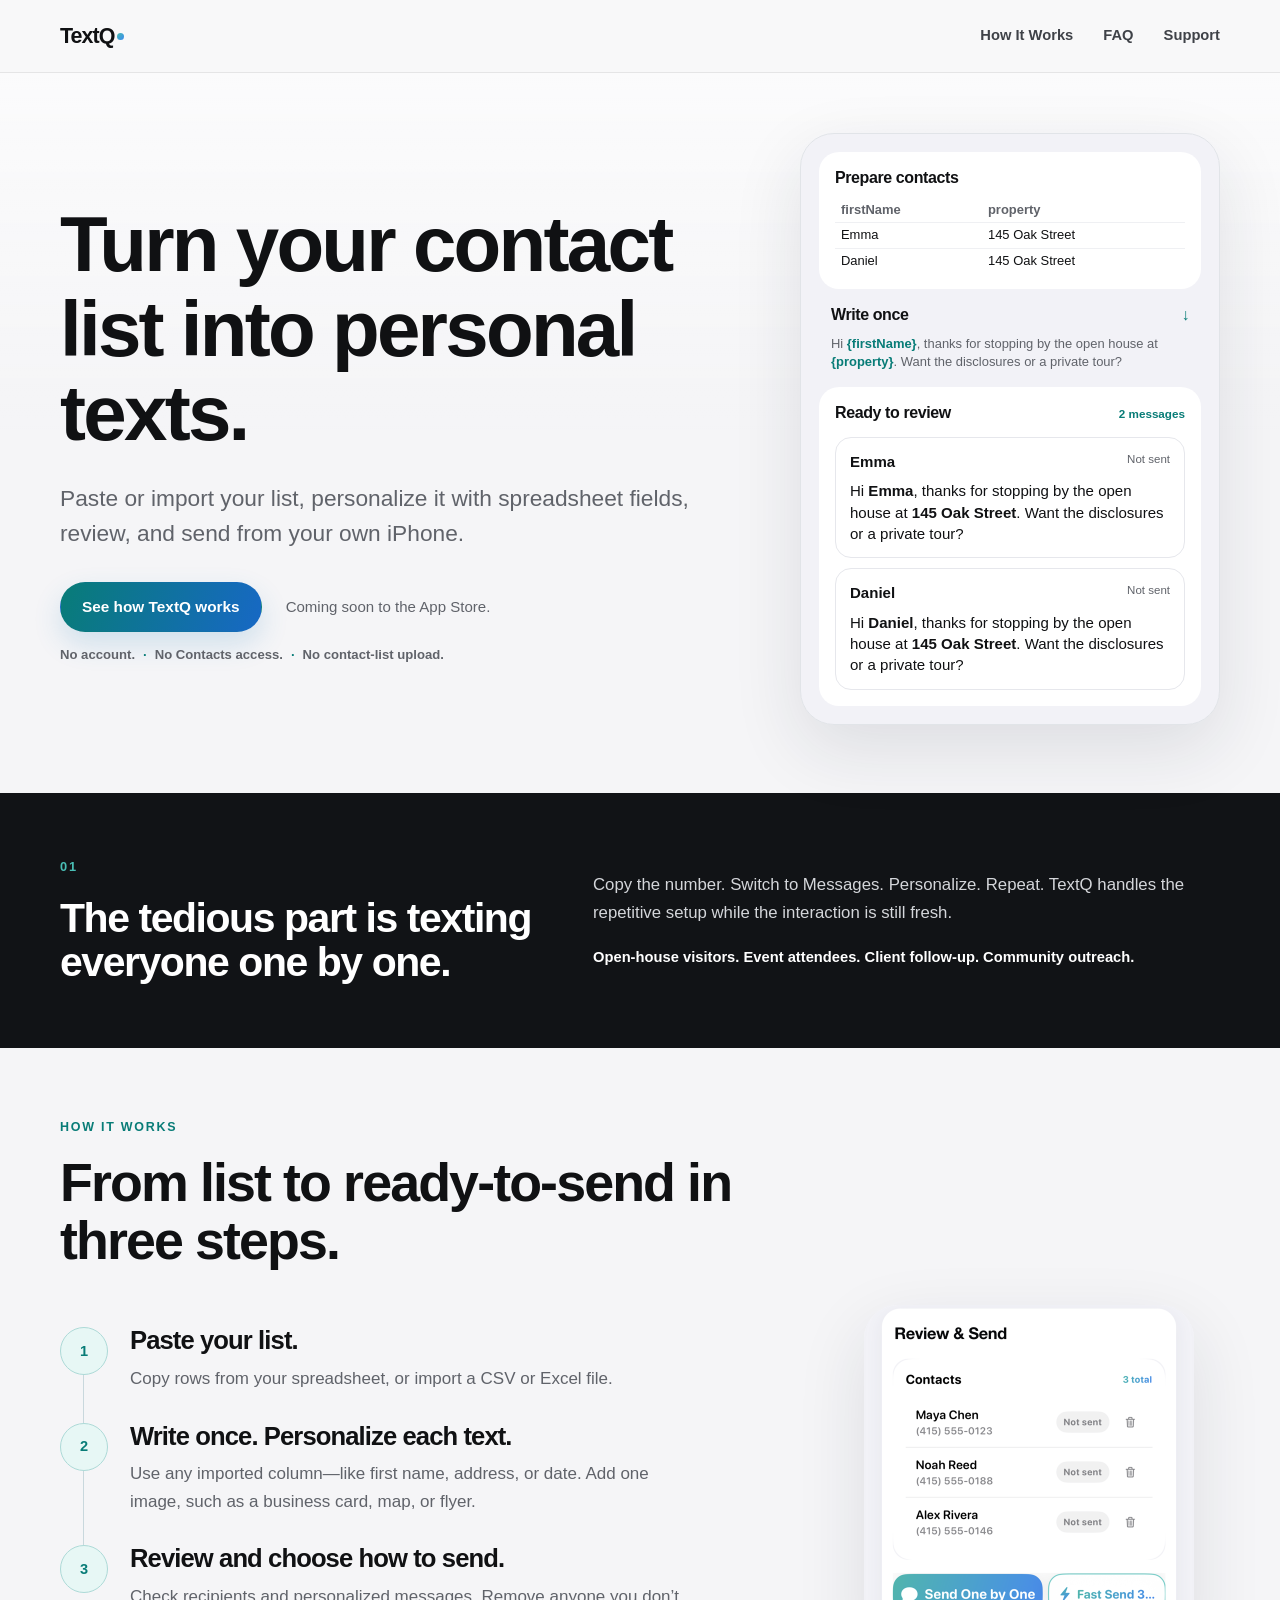
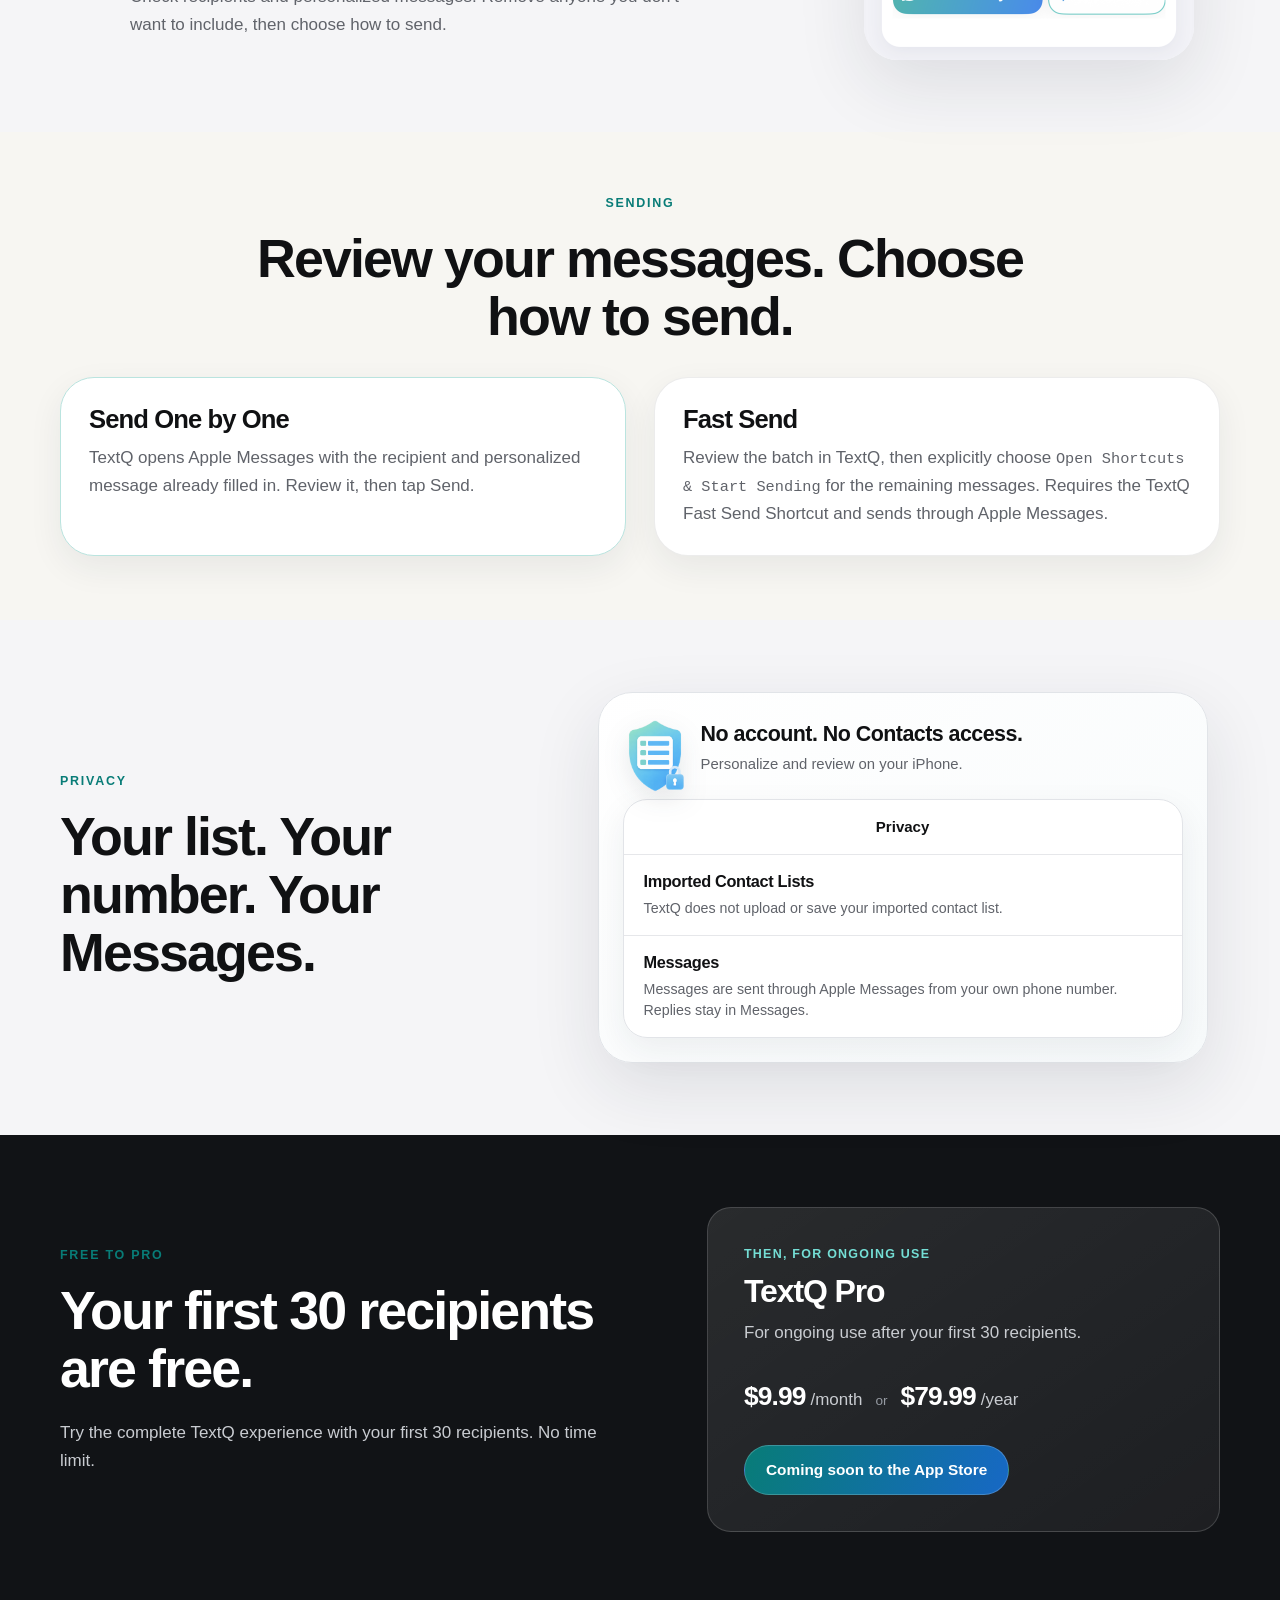
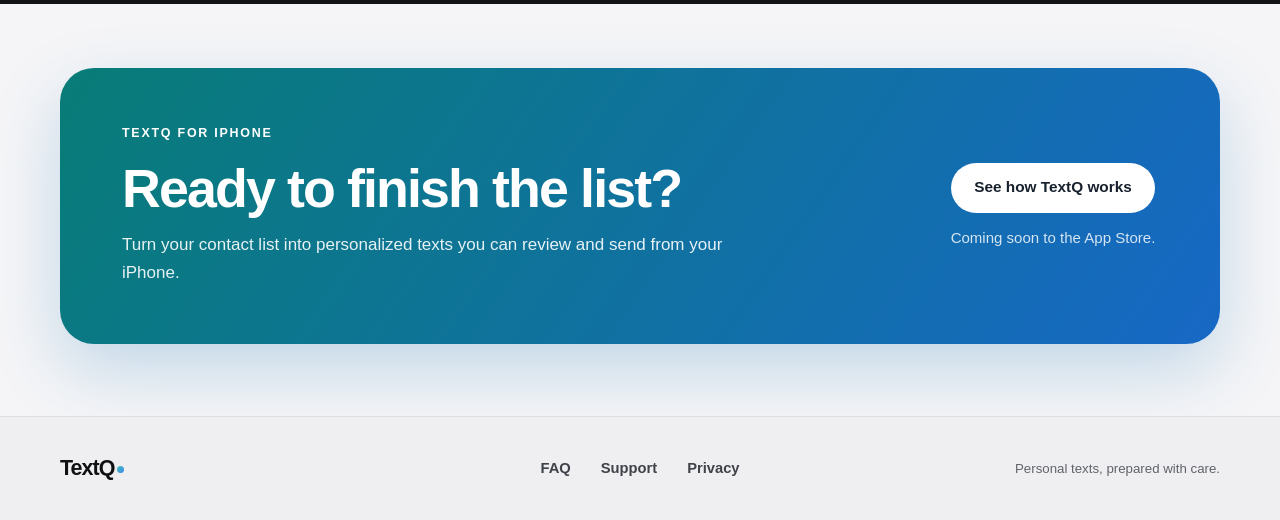
<file: index.html>
<!doctype html>
<html lang="en">
<head>
  <meta charset="utf-8">
  <meta name="viewport" content="width=device-width, initial-scale=1">
  <title>TextQ — Turn Contact Lists Into Personal Texts</title>
  <meta name="description" content="Turn your existing contact list into personalized texts, review every message, and send from your own iPhone—without uploading your contact list to TextQ.">
  <meta name="theme-color" content="#f5f5f7">
  <link rel="icon" href="assets/images/favicon.png" type="image/png">
  <link rel="apple-touch-icon" href="assets/images/apple-touch-icon.png">
  <link rel="stylesheet" href="assets/css/site.css">
</head>
<body>
  <a class="skip-link" href="#main-content">Skip to content</a>

  <header class="site-header">
    <div class="nav-shell">
      <a class="wordmark" href="index.html" aria-label="TextQ home">TextQ</a>
      <nav class="desktop-nav" aria-label="Primary navigation">
        <a href="#how-it-works">How It Works</a>
        <a href="faq/">FAQ</a>
        <a href="support/">Support</a>
      </nav>
      <details class="mobile-nav">
        <summary aria-label="Open navigation menu">Menu</summary>
        <nav aria-label="Mobile navigation">
          <a href="#how-it-works">How It Works</a>
          <a href="faq/">FAQ</a>
          <a href="support/">Support</a>
        </nav>
      </details>
    </div>
  </header>

  <main id="main-content">
    <section class="hero section-shell" aria-labelledby="hero-title">
      <div class="hero-copy">
        <h1 id="hero-title">Turn your contact list into personal texts.</h1>
        <p class="hero-lede">Paste or import your list, personalize it with spreadsheet fields, review, and send from your own iPhone.</p>
        <div class="hero-actions">
          <a class="button button-primary" href="#how-it-works">See how TextQ works</a>
          <p class="status-text">Coming soon to the App Store.</p>
        </div>
        <ul class="hero-trust" aria-label="TextQ privacy highlights">
          <li>No account.</li>
          <li>No Contacts access.</li>
          <li>No contact-list upload.</li>
        </ul>
      </div>
      <figure class="hero-visual transformation" aria-label="Two spreadsheet contacts become personalized messages ready for review">
        <div class="transform-input">
          <h3>Prepare contacts</h3>
          <table aria-label="Example spreadsheet contacts">
            <thead><tr><th scope="col">firstName</th><th scope="col">property</th></tr></thead>
            <tbody>
              <tr><td>Emma</td><td>145 Oak Street</td></tr>
              <tr><td>Daniel</td><td>145 Oak Street</td></tr>
            </tbody>
          </table>
        </div>
        <div class="transform-template">
          <h3>Write once <span aria-hidden="true">↓</span></h3>
          <p>Hi <span class="sheet-field">{firstName}</span>, thanks for stopping by the open house at <span class="sheet-field">{property}</span>. Want the disclosures or a private tour?</p>
        </div>
        <div class="transform-results">
          <h3>Ready to review <span>2 messages</span></h3>
          <div class="message-preview">
            <p class="preview-recipient">Emma <span>Not sent</span></p>
            <p>Hi <strong>Emma</strong>, thanks for stopping by the open house at <strong>145 Oak Street</strong>. Want the disclosures or a private tour?</p>
          </div>
          <div class="message-preview">
            <p class="preview-recipient">Daniel <span>Not sent</span></p>
            <p>Hi <strong>Daniel</strong>, thanks for stopping by the open house at <strong>145 Oak Street</strong>. Want the disclosures or a private tour?</p>
          </div>
        </div>
      </figure>
    </section>

    <section class="pain-section">
      <div class="section-shell pain-layout">
        <div>
          <p class="section-number" aria-hidden="true">01</p>
          <h2>The tedious part is texting everyone one by one.</h2>
        </div>
        <div class="pain-copy">
          <p>Copy the number. Switch to Messages. Personalize. Repeat. TextQ handles the repetitive setup while the interaction is still fresh.</p>
          <p class="example-line">Open-house visitors. Event attendees. Client follow-up. Community outreach.</p>
        </div>
      </div>
    </section>

    <section class="how-section section-shell" id="how-it-works" aria-labelledby="how-title">
      <div class="section-heading">
        <p class="eyebrow">How it works</p>
        <h2 id="how-title">From list to ready-to-send in three steps.</h2>
      </div>
      <div class="how-layout">
        <ol class="steps-list">
          <li>
            <span class="step-index" aria-hidden="true">1</span>
            <div>
              <h3>Paste your list.</h3>
              <p>Copy rows from your spreadsheet, or import a CSV or Excel file.</p>
            </div>
          </li>
          <li>
            <span class="step-index" aria-hidden="true">2</span>
            <div>
              <h3>Write once. Personalize each text.</h3>
              <p>Use any imported column—like first name, address, or date. Add one image, such as a business card, map, or flyer.</p>
            </div>
          </li>
          <li>
            <span class="step-index" aria-hidden="true">3</span>
            <div>
              <h3>Review and choose how to send.</h3>
              <p>Check recipients and personalized messages. Remove anyone you don’t want to include, then choose how to send.</p>
            </div>
          </li>
        </ol>
        <figure class="review-visual product-shot compact-shot">
          <img src="assets/images/textq-review.png" width="660" height="1434" alt="TextQ Review and Send showing three recipients and the Send One by One and Fast Send choices.">
        </figure>
      </div>
    </section>

    <section class="sending-section">
      <div class="section-shell">
        <div class="section-heading centered-heading">
          <p class="eyebrow">Sending</p>
          <h2>Review your messages. Choose how to send.</h2>
        </div>
        <div class="sending-grid">
          <article class="send-choice primary-choice">
            <div class="choice-copy">
              <h3>Send One by One</h3>
              <p>TextQ opens Apple Messages with the recipient and personalized message already filled in. Review it, then tap Send.</p>
            </div>
          </article>
          <article class="send-choice">
            <div class="choice-copy">
              <h3>Fast Send</h3>
              <p>Review the batch in TextQ, then explicitly choose <span class="control-name">Open Shortcuts &amp; Start Sending</span> for the remaining messages. Requires the TextQ Fast Send Shortcut and sends through Apple Messages.</p>
            </div>
          </article>
        </div>
      </div>
    </section>

    <section class="privacy-section section-shell" aria-labelledby="privacy-title">
      <div class="privacy-copy">
        <p class="eyebrow">Privacy</p>
        <h2 id="privacy-title">Your list. Your number. Your Messages.</h2>
      </div>
      <figure class="privacy-visual" aria-label="TextQ privacy and Messages details">
        <div class="privacy-art">
          <div class="privacy-art-intro">
            <span class="privacy-mark" aria-hidden="true">
              <img src="assets/images/textq-privacy.png" width="1254" height="1254" alt="">
            </span>
            <div>
              <p class="privacy-art-title">No account. No Contacts access.</p>
              <p class="privacy-art-subtitle">Personalize and review on your iPhone.</p>
            </div>
          </div>
          <div class="privacy-panel">
            <p class="privacy-panel-title">Privacy</p>
            <div class="privacy-panel-item">
              <h3>Imported Contact Lists</h3>
              <p>TextQ does not upload or save your imported contact list.</p>
            </div>
            <div class="privacy-panel-item">
              <h3>Messages</h3>
              <p>Messages are sent through Apple Messages from your own phone number. Replies stay in Messages.</p>
            </div>
          </div>
        </div>
      </figure>
    </section>

    <section class="pricing-section">
      <div class="section-shell pricing-layout">
        <div class="pricing-intro">
          <p class="eyebrow">Free to Pro</p>
          <h2>Your first 30 recipients are free.</h2>
          <p>Try the complete TextQ experience with your first 30 recipients. No time limit.</p>
        </div>
        <div class="pricing-card" aria-label="TextQ Pro standard pricing">
          <p class="plan-kicker">Then, for ongoing use</p>
          <h3>TextQ Pro</h3>
          <p>For ongoing use after your first 30 recipients.</p>
          <p class="price"><span>$9.99</span>/month <em>or</em> <span>$79.99</span>/year</p>
          <span class="button pricing-prelaunch-cta" role="link" aria-disabled="true" data-launch-slot="app-store">Coming soon to the App Store</span>
        </div>
      </div>
    </section>

    <section class="final-cta section-shell">
      <div>
        <p class="eyebrow">TextQ for iPhone</p>
        <h2>Ready to finish the list?</h2>
        <p>Turn your contact list into personalized texts you can review and send from your iPhone.</p>
      </div>
      <div class="final-actions">
        <a class="button button-light" href="#how-it-works">See how TextQ works</a>
        <p>Coming soon to the App Store.</p>
      </div>
    </section>
  </main>

  <footer class="site-footer">
    <div class="footer-shell">
      <a class="wordmark" href="index.html">TextQ</a>
      <nav aria-label="Footer navigation">
        <a href="faq/">FAQ</a>
        <a href="support/">Support</a>
        <a href="privacy/">Privacy</a>
      </nav>
      <p>Personal texts, prepared with care.</p>
    </div>
  </footer>
</body>
</html>
</file>
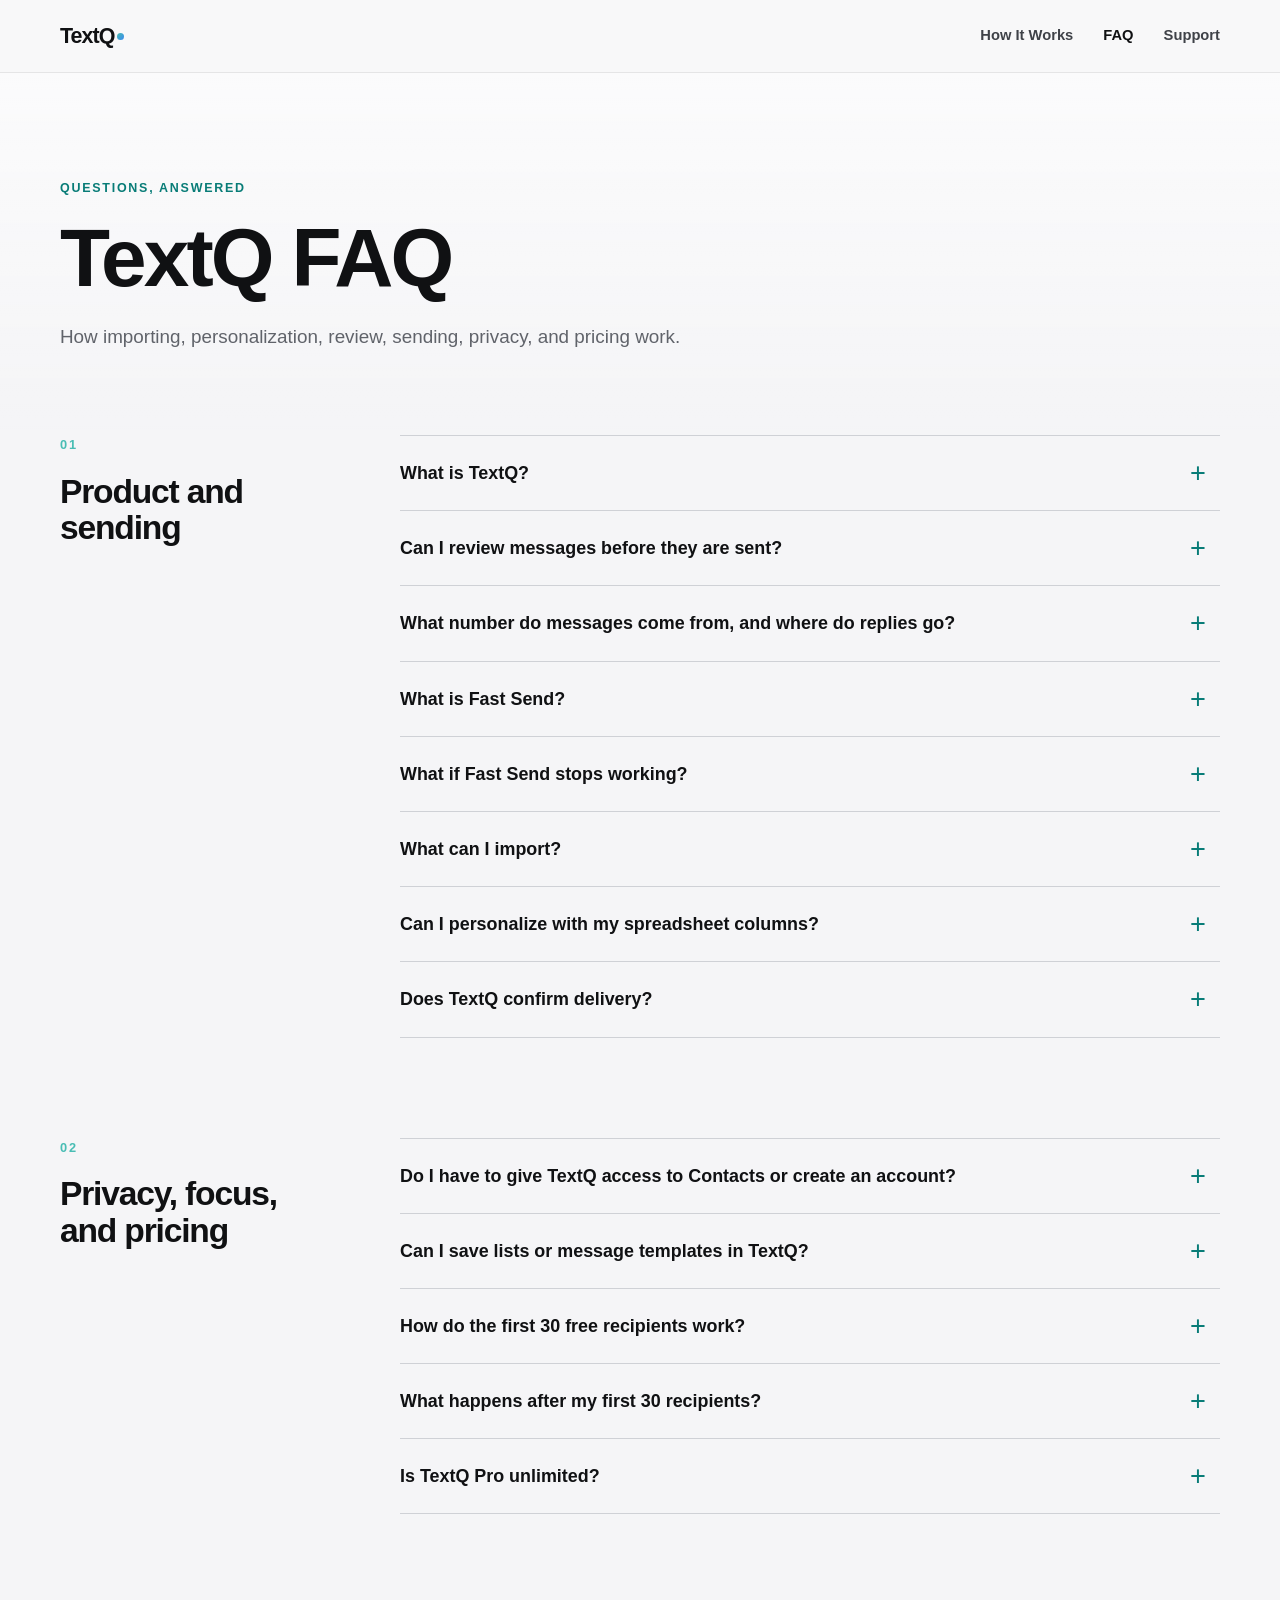
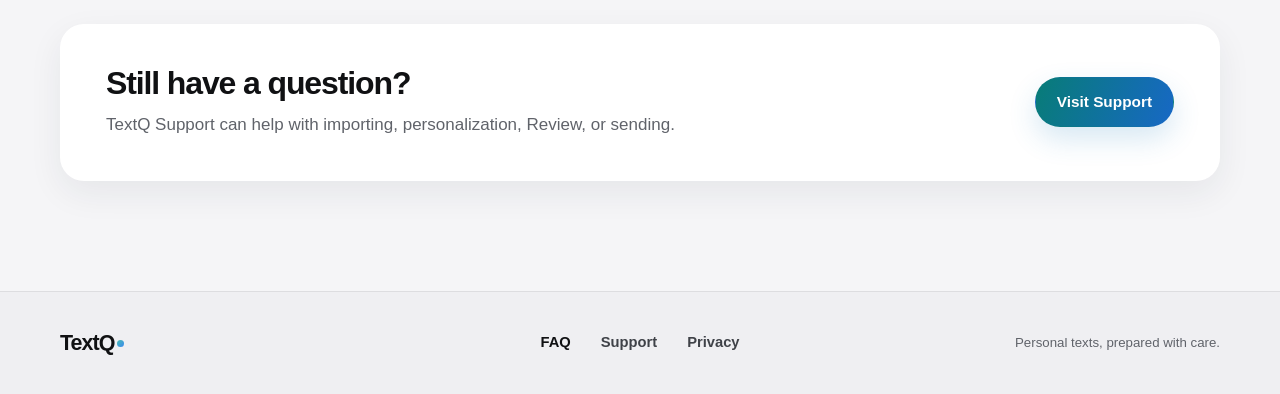
<file: faq/index.html>
<!doctype html>
<html lang="en">
<head>
  <meta charset="utf-8">
  <meta name="viewport" content="width=device-width, initial-scale=1">
  <title>TextQ FAQ — Sending, Privacy &amp; Pricing</title>
  <meta name="description" content="Answers about TextQ imports, personalization, review, Apple Messages, Fast Send, privacy, free usage, Pro pricing, and sending limits.">
  <meta name="theme-color" content="#f5f5f7">
  <link rel="icon" href="../assets/images/favicon.png" type="image/png">
  <link rel="apple-touch-icon" href="../assets/images/apple-touch-icon.png">
  <link rel="stylesheet" href="../assets/css/site.css">
</head>
<body>
  <a class="skip-link" href="#main-content">Skip to content</a>
  <header class="site-header">
    <div class="nav-shell">
      <a class="wordmark" href="../" aria-label="TextQ home">TextQ</a>
      <nav class="desktop-nav" aria-label="Primary navigation">
        <a href="../#how-it-works">How It Works</a>
        <a href="./" aria-current="page">FAQ</a>
        <a href="../support/">Support</a>
      </nav>
      <details class="mobile-nav">
        <summary aria-label="Open navigation menu">Menu</summary>
        <nav aria-label="Mobile navigation">
          <a href="../#how-it-works">How It Works</a>
          <a href="./" aria-current="page">FAQ</a>
          <a href="../support/">Support</a>
        </nav>
      </details>
    </div>
  </header>

  <main id="main-content">
    <section class="page-hero section-shell">
      <p class="eyebrow">Questions, answered</p>
      <h1>TextQ FAQ</h1>
      <p>How importing, personalization, review, sending, privacy, and pricing work.</p>
    </section>

    <div class="faq-page section-shell">
      <section class="faq-group" aria-labelledby="product-sending-title">
        <div class="faq-group-heading">
          <p class="section-number" aria-hidden="true">01</p>
          <h2 id="product-sending-title">Product and sending</h2>
        </div>
        <div class="faq-list">
          <details id="what-is-textq">
            <summary>What is TextQ?</summary>
            <div class="details-answer"><p>TextQ turns the contact list you already have into personalized texts you can review and send from your own iPhone. Paste spreadsheet rows or import a CSV or Excel file, write one message, personalize it with the fields in your list, then choose how to send.</p></div>
          </details>
          <details id="review-before-sending">
            <summary>Can I review messages before they are sent?</summary>
            <div class="details-answer"><p>Yes. TextQ shows your recipients and personalized messages before you start sending. You can remove an unsent recipient and choose Send One by One or Fast Send.</p></div>
          </details>
          <details id="own-number">
            <summary>What number do messages come from, and where do replies go?</summary>
            <div class="details-answer"><p>Messages are sent through Apple Messages from your own number. Replies stay in Messages, where you already text.</p></div>
          </details>
          <details id="fast-send">
            <summary>What is Fast Send?</summary>
            <div class="details-answer"><p>Fast Send is an optional way to handle the remaining reviewed messages. You review the batch in TextQ, then explicitly choose <span class="control-name">Open Shortcuts &amp; Start Sending</span>. Fast Send does not start silently, and launching the Shortcut outside that reviewed TextQ flow sends nothing.</p></div>
          </details>
          <details id="fast-send-troubleshooting">
            <summary>What if Fast Send stops working?</summary>
            <div class="details-answer"><p>If the TextQ Fast Send Shortcut was changed or stops working, delete the existing shortcut, then go to <span class="control-name">Settings → Fast Send Setup</span> in TextQ and add it again.</p></div>
          </details>
          <details id="import">
            <summary>What can I import?</summary>
            <div class="details-answer"><p>Paste rows from a spreadsheet, or import a CSV (.csv) or Excel (.xlsx) file. TextQ supports lists with or without a recognizable header and skips missing-phone and duplicate-phone rows with an import summary.</p></div>
          </details>
          <details id="personalize">
            <summary>Can I personalize with my spreadsheet columns?</summary>
            <div class="details-answer"><p>Yes. Use imported fields such as <code>{firstName}</code>, <code>{name}</code>, <code>{address}</code>, <code>{date}</code>, or other column titles in your message. TextQ also has a convenient <span class="control-name">Hi {firstName}</span> option. You can add one image, and image-only messages are supported.</p></div>
          </details>
          <details id="delivery">
            <summary>Does TextQ confirm delivery?</summary>
            <div class="details-answer"><p>No. <span class="control-name">Processed</span> is TextQ’s completion and usage status; it is not carrier delivery or receipt confirmation. Check Apple Messages for the conversation and available message status.</p></div>
          </details>
        </div>
      </section>

      <section class="faq-group" aria-labelledby="privacy-pricing-title">
        <div class="faq-group-heading">
          <p class="section-number" aria-hidden="true">02</p>
          <h2 id="privacy-pricing-title">Privacy, focus, and pricing</h2>
        </div>
        <div class="faq-list">
          <details id="contacts-account">
            <summary>Do I have to give TextQ access to Contacts or create an account?</summary>
            <div class="details-answer"><p>No Contacts access. No account. You bring the list you already have by paste, CSV, or Excel import.</p></div>
          </details>
          <details id="save-list">
            <summary>Can I save lists or message templates in TextQ?</summary>
            <div class="details-answer"><p>TextQ stays focused on the current sending task rather than keeping a contact database or template library. Keep your long-term list in the tool you already use. For messages you reuse often, <a class="text-link" href="https://support.apple.com/guide/iphone/use-text-replacements-iph6d01d862/ios">iPhone Text Replacement</a> is a simple way to save reusable wording.</p></div>
          </details>
          <details id="free-recipients">
            <summary>How do the first 30 free recipients work?</summary>
            <div class="details-answer"><p>Your first 30 cumulative Processed recipients are free. There is no countdown and the allowance does not reset with a new list, session, or batch. Importing, previewing, cancelling, failures, and Needs Review do not use the allowance. A batch must fit within your remaining allowance before it starts; TextQ does not process part of an over-limit batch.</p></div>
          </details>
          <details id="pro-pricing">
            <summary>What happens after my first 30 recipients?</summary>
            <div class="details-answer"><p>TextQ Pro is required for ongoing use. Standard U.S. pricing is <span class="control-name">$9.99/month</span> or <span class="control-name">$79.99/year</span>, and both plans unlock the same Pro access. The App Store shows the current localized price and purchase terms before you subscribe.</p></div>
          </details>
          <details id="pro-limits">
            <summary>Is TextQ Pro unlimited?</summary>
            <div class="details-answer"><p>No. To keep TextQ focused on responsible personal outreach, Pro includes sending limits: up to 100 recipients per batch, 200 in a rolling 24 hours, and 2,000 in a rolling 30 days.</p></div>
          </details>
        </div>
      </section>
    </div>

    <section class="compact-cta section-shell">
      <div>
        <h2>Still have a question?</h2>
        <p>TextQ Support can help with importing, personalization, Review, or sending.</p>
      </div>
      <a class="button button-primary" href="../support/">Visit Support</a>
    </section>
  </main>

  <footer class="site-footer">
    <div class="footer-shell">
      <a class="wordmark" href="../">TextQ</a>
      <nav aria-label="Footer navigation">
        <a href="./" aria-current="page">FAQ</a>
        <a href="../support/">Support</a>
        <a href="../privacy/">Privacy</a>
      </nav>
      <p>Personal texts, prepared with care.</p>
    </div>
  </footer>
</body>
</html>
</file>
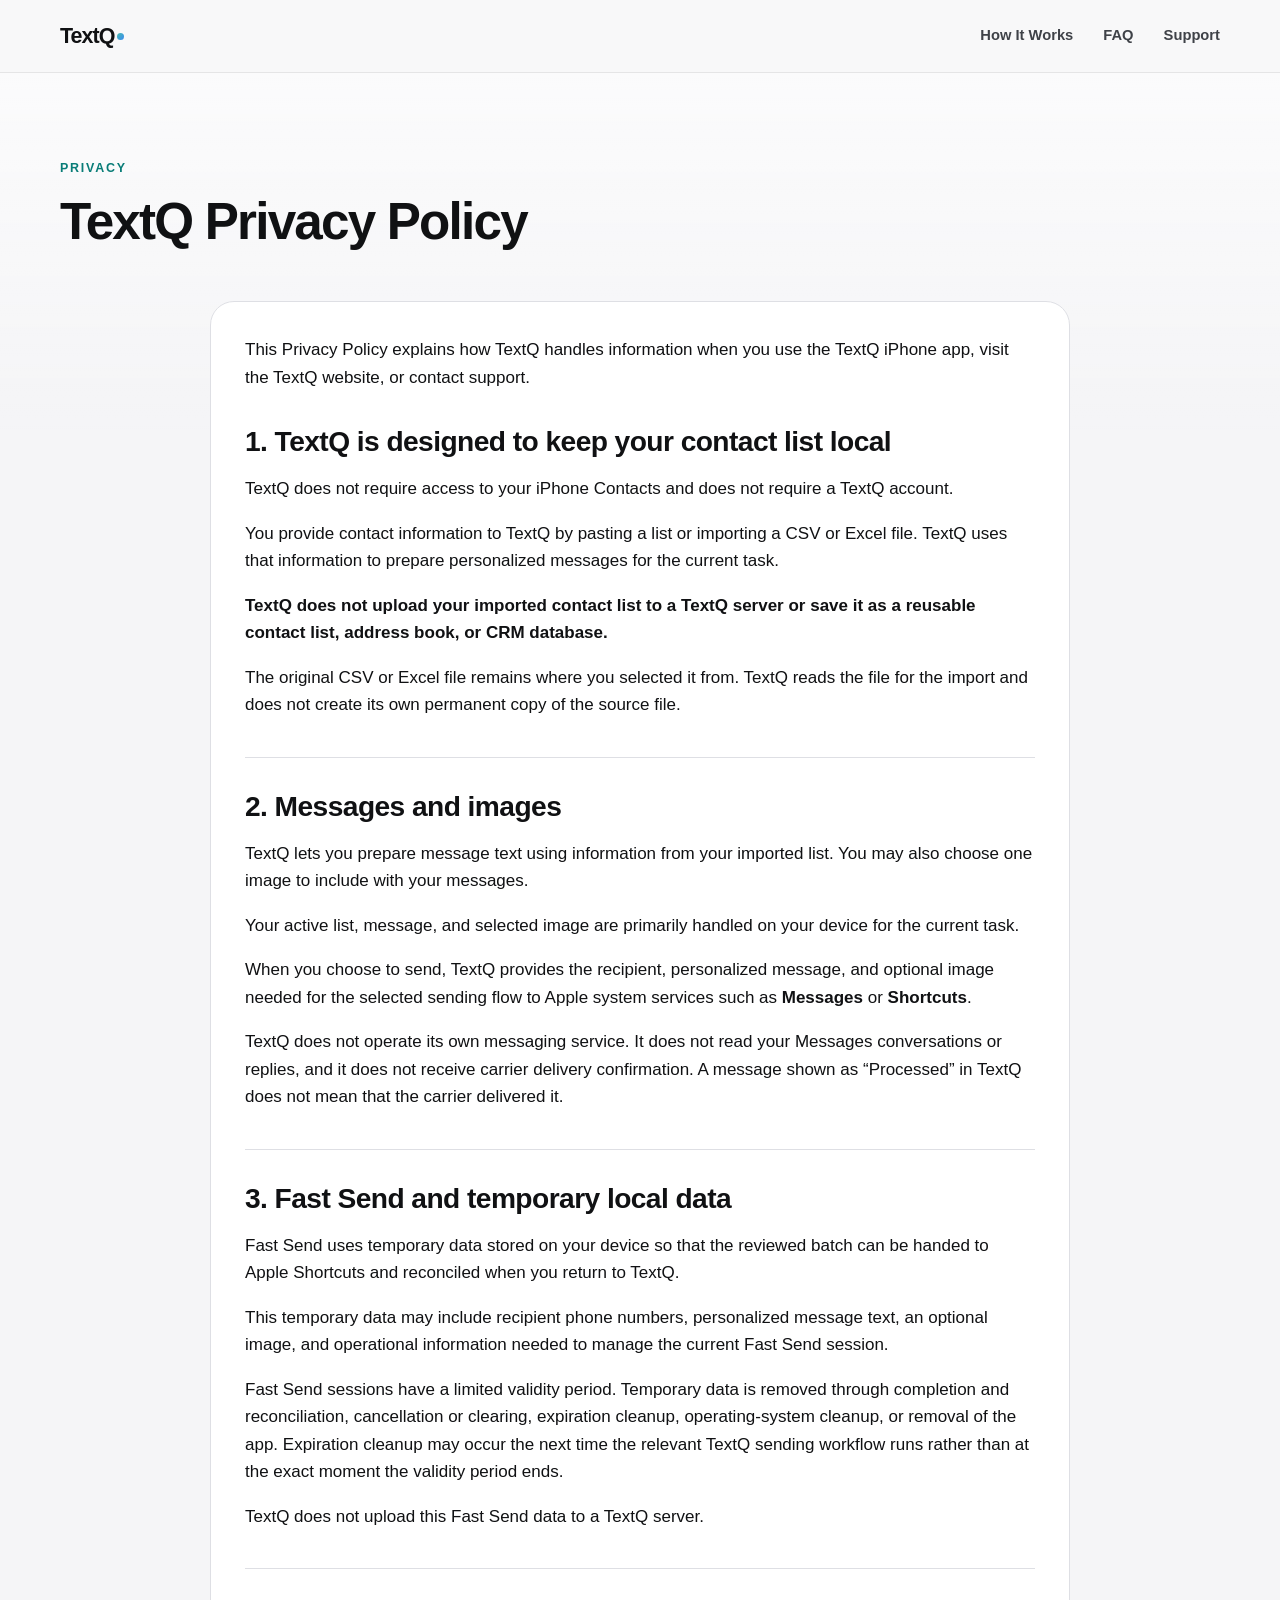
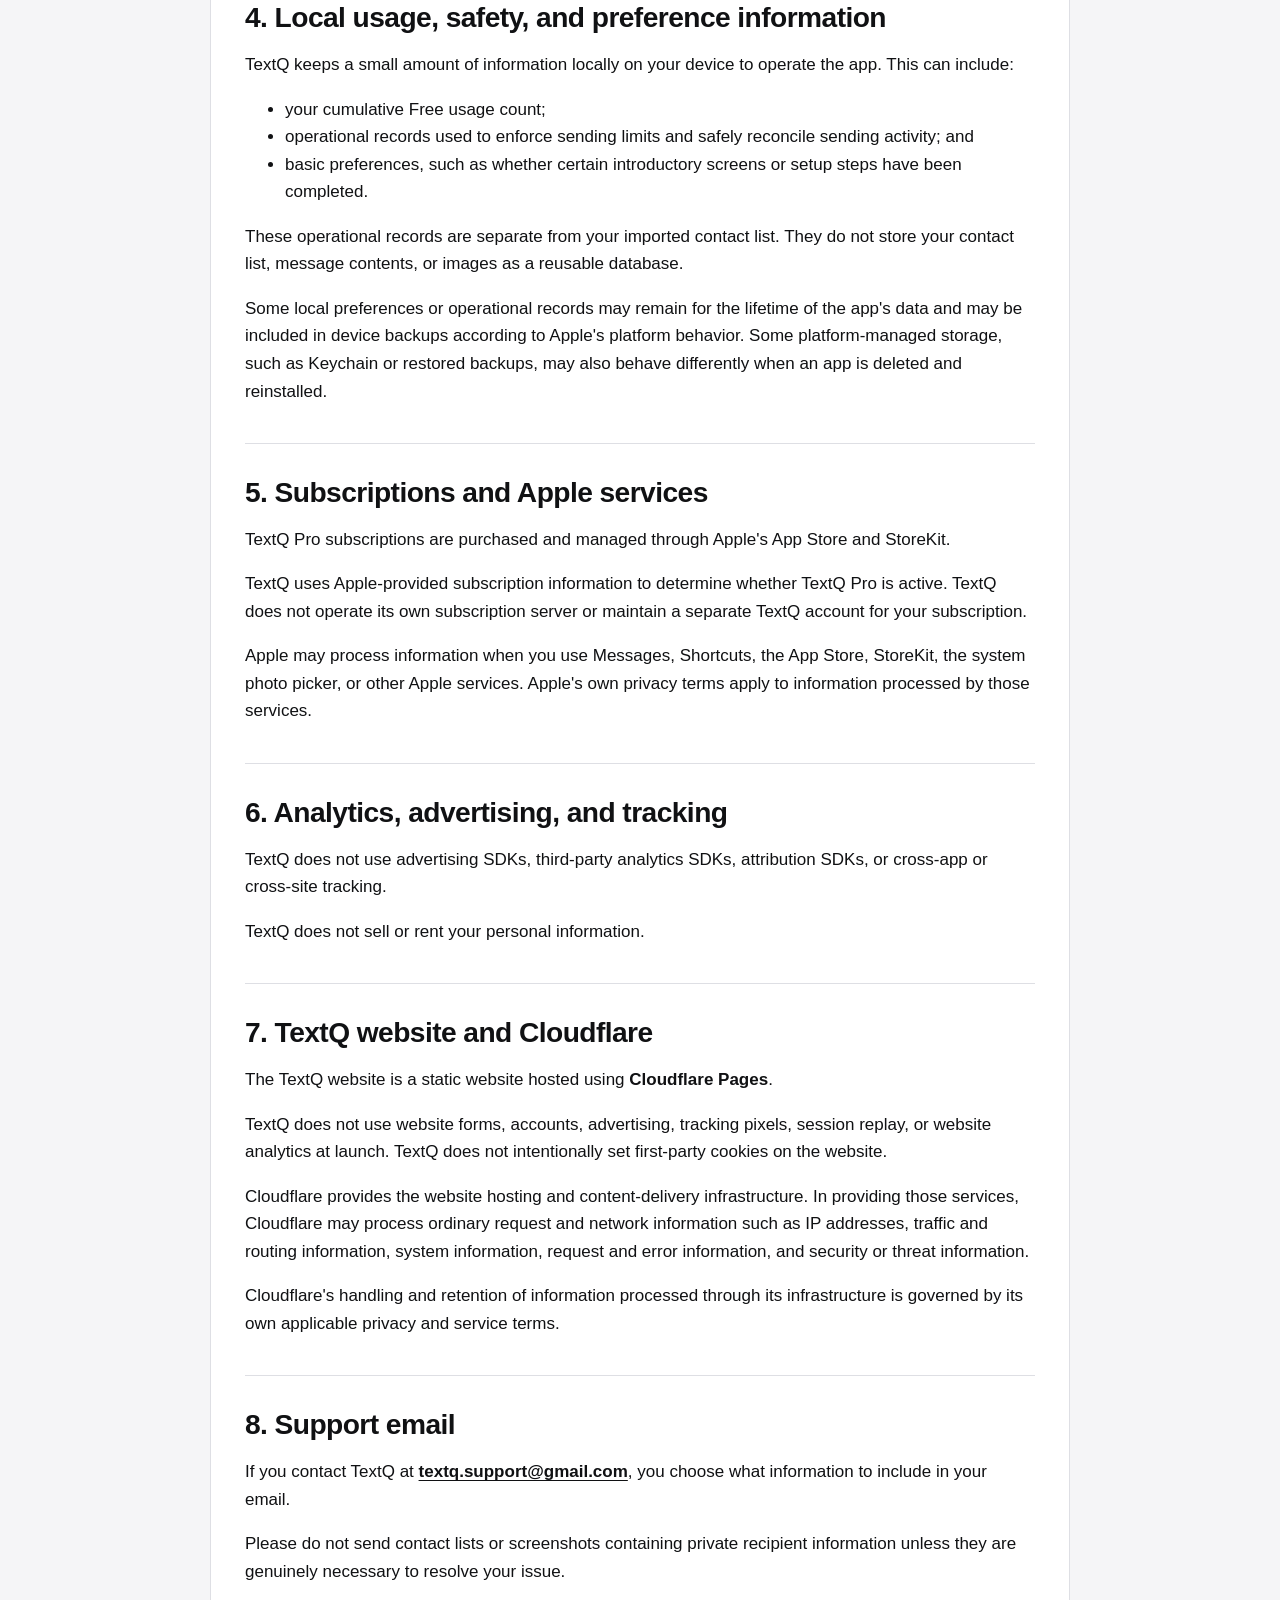
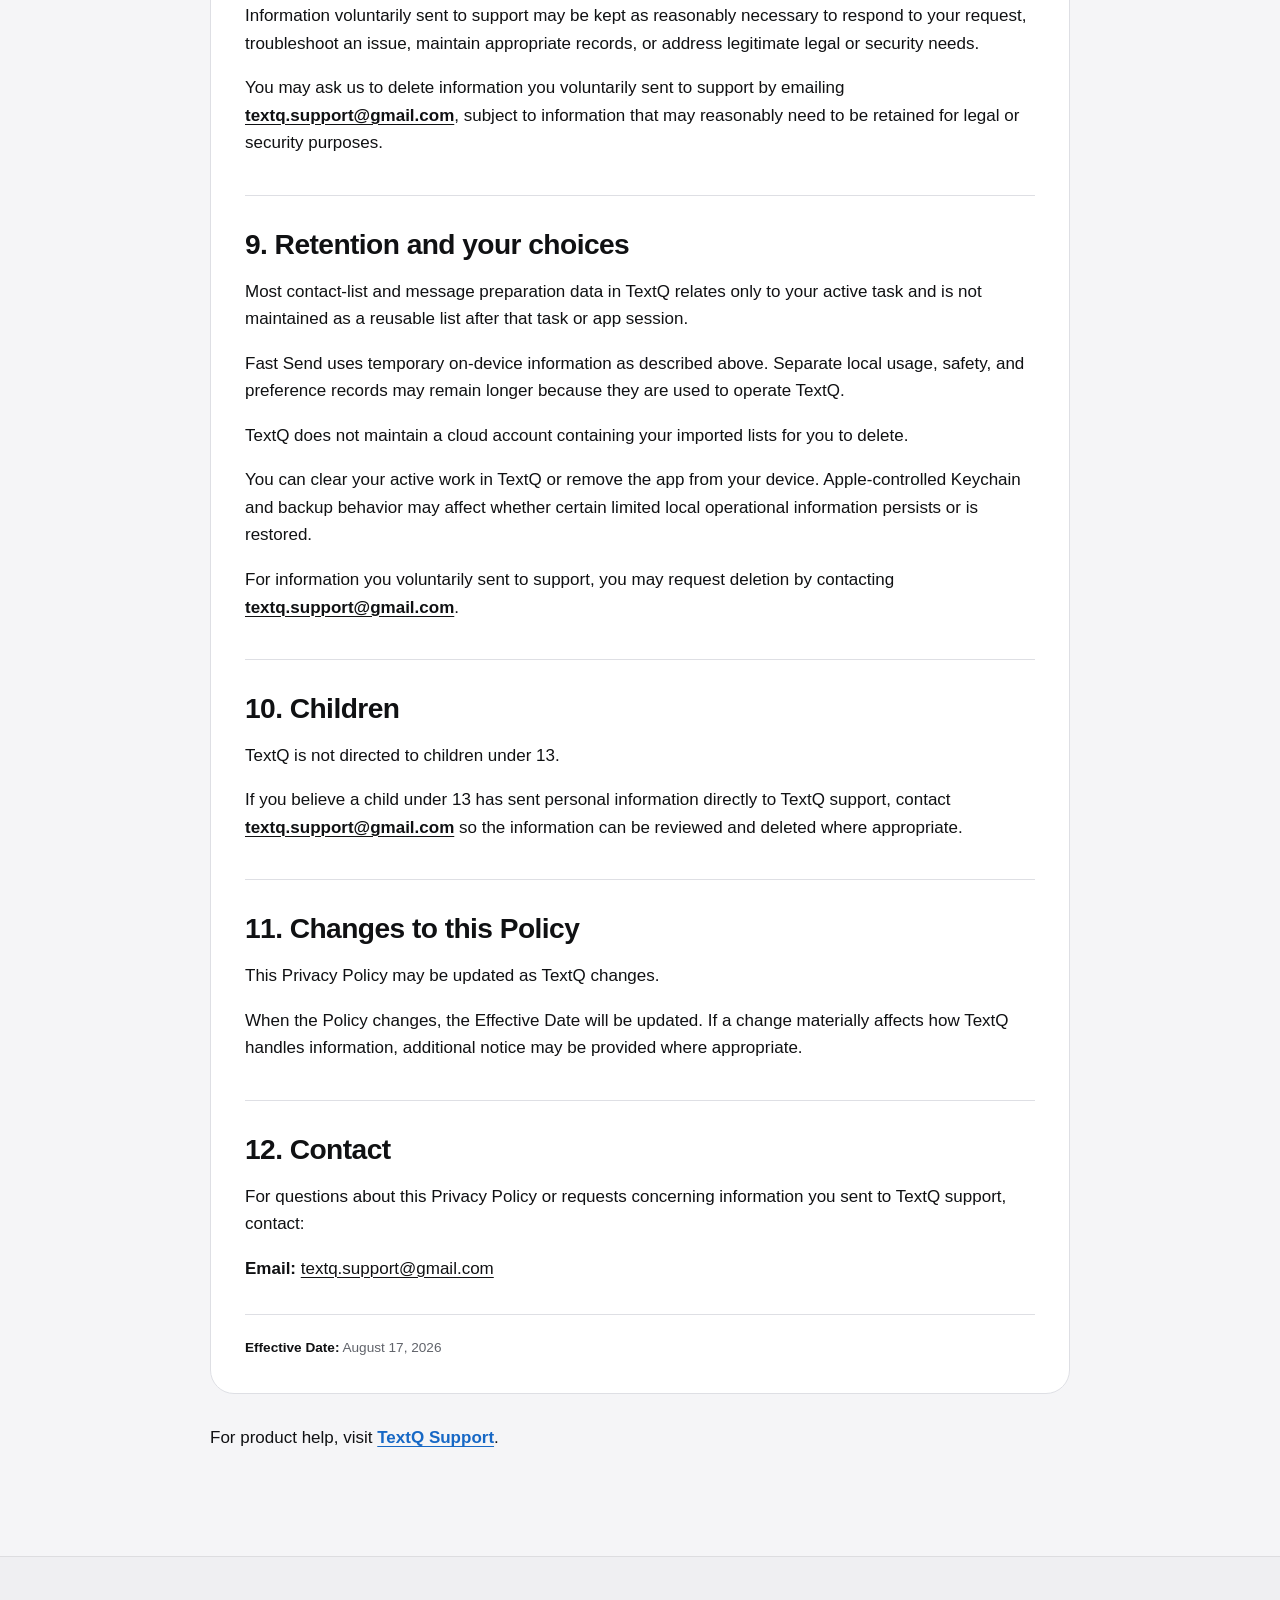
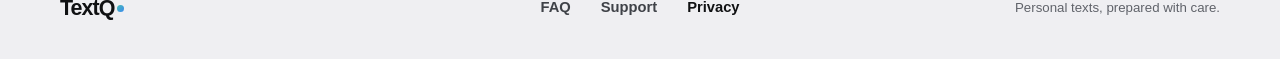
<file: privacy/index.html>
<!doctype html>
<html lang="en">
<head>
  <meta charset="utf-8">
  <meta name="viewport" content="width=device-width, initial-scale=1">
  <title>TextQ Privacy Policy</title>
  <meta name="description" content="Learn how TextQ handles information in the TextQ iPhone app, on the TextQ website, and when you contact support.">
  <meta name="theme-color" content="#f5f5f7">
  <link rel="icon" href="../assets/images/favicon.png" type="image/png">
  <link rel="apple-touch-icon" href="../assets/images/apple-touch-icon.png">
  <link rel="stylesheet" href="../assets/css/site.css">
</head>
<body>
  <a class="skip-link" href="#main-content">Skip to content</a>
  <header class="site-header">
    <div class="nav-shell">
      <a class="wordmark" href="../" aria-label="TextQ home">TextQ</a>
      <nav class="desktop-nav" aria-label="Primary navigation">
        <a href="../#how-it-works">How It Works</a>
        <a href="../faq/">FAQ</a>
        <a href="../support/">Support</a>
      </nav>
      <details class="mobile-nav">
        <summary aria-label="Open navigation menu">Menu</summary>
        <nav aria-label="Mobile navigation">
          <a href="../#how-it-works">How It Works</a>
          <a href="../faq/">FAQ</a>
          <a href="../support/">Support</a>
        </nav>
      </details>
    </div>
  </header>

  <main id="main-content">
    <section class="page-hero section-shell privacy-page-hero">
      <p class="eyebrow">Privacy</p>
      <h1>TextQ Privacy Policy</h1>
    </section>
    <section class="policy-shell section-shell" aria-label="Privacy Policy">
      <article class="policy-body-frame">
        <p class="policy-intro">This Privacy Policy explains how TextQ handles information when you use the TextQ iPhone app, visit the TextQ website, or contact support.</p>

        <section aria-labelledby="contact-list-local">
          <h2 id="contact-list-local">1. TextQ is designed to keep your contact list local</h2>
          <p>TextQ does not require access to your iPhone Contacts and does not require a TextQ account.</p>
          <p>You provide contact information to TextQ by pasting a list or importing a CSV or Excel file. TextQ uses that information to prepare personalized messages for the current task.</p>
          <p><strong>TextQ does not upload your imported contact list to a TextQ server or save it as a reusable contact list, address book, or CRM database.</strong></p>
          <p>The original CSV or Excel file remains where you selected it from. TextQ reads the file for the import and does not create its own permanent copy of the source file.</p>
        </section>

        <section aria-labelledby="messages-images">
          <h2 id="messages-images">2. Messages and images</h2>
          <p>TextQ lets you prepare message text using information from your imported list. You may also choose one image to include with your messages.</p>
          <p>Your active list, message, and selected image are primarily handled on your device for the current task.</p>
          <p>When you choose to send, TextQ provides the recipient, personalized message, and optional image needed for the selected sending flow to Apple system services such as <strong>Messages</strong> or <strong>Shortcuts</strong>.</p>
          <p>TextQ does not operate its own messaging service. It does not read your Messages conversations or replies, and it does not receive carrier delivery confirmation. A message shown as “Processed” in TextQ does not mean that the carrier delivered it.</p>
        </section>

        <section aria-labelledby="fast-send-data">
          <h2 id="fast-send-data">3. Fast Send and temporary local data</h2>
          <p>Fast Send uses temporary data stored on your device so that the reviewed batch can be handed to Apple Shortcuts and reconciled when you return to TextQ.</p>
          <p>This temporary data may include recipient phone numbers, personalized message text, an optional image, and operational information needed to manage the current Fast Send session.</p>
          <p>Fast Send sessions have a limited validity period. Temporary data is removed through completion and reconciliation, cancellation or clearing, expiration cleanup, operating-system cleanup, or removal of the app. Expiration cleanup may occur the next time the relevant TextQ sending workflow runs rather than at the exact moment the validity period ends.</p>
          <p>TextQ does not upload this Fast Send data to a TextQ server.</p>
        </section>

        <section aria-labelledby="local-information">
          <h2 id="local-information">4. Local usage, safety, and preference information</h2>
          <p>TextQ keeps a small amount of information locally on your device to operate the app. This can include:</p>
          <ul>
            <li>your cumulative Free usage count;</li>
            <li>operational records used to enforce sending limits and safely reconcile sending activity; and</li>
            <li>basic preferences, such as whether certain introductory screens or setup steps have been completed.</li>
          </ul>
          <p>These operational records are separate from your imported contact list. They do not store your contact list, message contents, or images as a reusable database.</p>
          <p>Some local preferences or operational records may remain for the lifetime of the app's data and may be included in device backups according to Apple's platform behavior. Some platform-managed storage, such as Keychain or restored backups, may also behave differently when an app is deleted and reinstalled.</p>
        </section>

        <section aria-labelledby="subscriptions-apple">
          <h2 id="subscriptions-apple">5. Subscriptions and Apple services</h2>
          <p>TextQ Pro subscriptions are purchased and managed through Apple's App Store and StoreKit.</p>
          <p>TextQ uses Apple-provided subscription information to determine whether TextQ Pro is active. TextQ does not operate its own subscription server or maintain a separate TextQ account for your subscription.</p>
          <p>Apple may process information when you use Messages, Shortcuts, the App Store, StoreKit, the system photo picker, or other Apple services. Apple's own privacy terms apply to information processed by those services.</p>
        </section>

        <section aria-labelledby="analytics-tracking">
          <h2 id="analytics-tracking">6. Analytics, advertising, and tracking</h2>
          <p>TextQ does not use advertising SDKs, third-party analytics SDKs, attribution SDKs, or cross-app or cross-site tracking.</p>
          <p>TextQ does not sell or rent your personal information.</p>
        </section>

        <section aria-labelledby="website-cloudflare">
          <h2 id="website-cloudflare">7. TextQ website and Cloudflare</h2>
          <p>The TextQ website is a static website hosted using <strong>Cloudflare Pages</strong>.</p>
          <p>TextQ does not use website forms, accounts, advertising, tracking pixels, session replay, or website analytics at launch. TextQ does not intentionally set first-party cookies on the website.</p>
          <p>Cloudflare provides the website hosting and content-delivery infrastructure. In providing those services, Cloudflare may process ordinary request and network information such as IP addresses, traffic and routing information, system information, request and error information, and security or threat information.</p>
          <p>Cloudflare's handling and retention of information processed through its infrastructure is governed by its own applicable privacy and service terms.</p>
        </section>

        <section aria-labelledby="support-email">
          <h2 id="support-email">8. Support email</h2>
          <p>If you contact TextQ at <strong><a href="mailto:textq.support@gmail.com">textq.support@gmail.com</a></strong>, you choose what information to include in your email.</p>
          <p>Please do not send contact lists or screenshots containing private recipient information unless they are genuinely necessary to resolve your issue.</p>
          <p>Information voluntarily sent to support may be kept as reasonably necessary to respond to your request, troubleshoot an issue, maintain appropriate records, or address legitimate legal or security needs.</p>
          <p>You may ask us to delete information you voluntarily sent to support by emailing <strong><a href="mailto:textq.support@gmail.com">textq.support@gmail.com</a></strong>, subject to information that may reasonably need to be retained for legal or security purposes.</p>
        </section>

        <section aria-labelledby="retention-choices">
          <h2 id="retention-choices">9. Retention and your choices</h2>
          <p>Most contact-list and message preparation data in TextQ relates only to your active task and is not maintained as a reusable list after that task or app session.</p>
          <p>Fast Send uses temporary on-device information as described above. Separate local usage, safety, and preference records may remain longer because they are used to operate TextQ.</p>
          <p>TextQ does not maintain a cloud account containing your imported lists for you to delete.</p>
          <p>You can clear your active work in TextQ or remove the app from your device. Apple-controlled Keychain and backup behavior may affect whether certain limited local operational information persists or is restored.</p>
          <p>For information you voluntarily sent to support, you may request deletion by contacting <strong><a href="mailto:textq.support@gmail.com">textq.support@gmail.com</a></strong>.</p>
        </section>

        <section aria-labelledby="children">
          <h2 id="children">10. Children</h2>
          <p>TextQ is not directed to children under 13.</p>
          <p>If you believe a child under 13 has sent personal information directly to TextQ support, contact <strong><a href="mailto:textq.support@gmail.com">textq.support@gmail.com</a></strong> so the information can be reviewed and deleted where appropriate.</p>
        </section>

        <section aria-labelledby="policy-changes">
          <h2 id="policy-changes">11. Changes to this Policy</h2>
          <p>This Privacy Policy may be updated as TextQ changes.</p>
          <p>When the Policy changes, the Effective Date will be updated. If a change materially affects how TextQ handles information, additional notice may be provided where appropriate.</p>
        </section>

        <section aria-labelledby="contact">
          <h2 id="contact">12. Contact</h2>
          <p>For questions about this Privacy Policy or requests concerning information you sent to TextQ support, contact:</p>
          <p><strong>Email:</strong> <a href="mailto:textq.support@gmail.com">textq.support@gmail.com</a></p>
        </section>

        <p class="policy-effective-date"><strong>Effective Date:</strong> August 17, 2026</p>
      </article>
      <p class="policy-support">For product help, visit <a class="text-link" href="../support/">TextQ Support</a>.</p>
    </section>
  </main>

  <footer class="site-footer">
    <div class="footer-shell">
      <a class="wordmark" href="../">TextQ</a>
      <nav aria-label="Footer navigation">
        <a href="../faq/">FAQ</a>
        <a href="../support/">Support</a>
        <a href="./" aria-current="page">Privacy</a>
      </nav>
      <p>Personal texts, prepared with care.</p>
    </div>
  </footer>
</body>
</html>
</file>
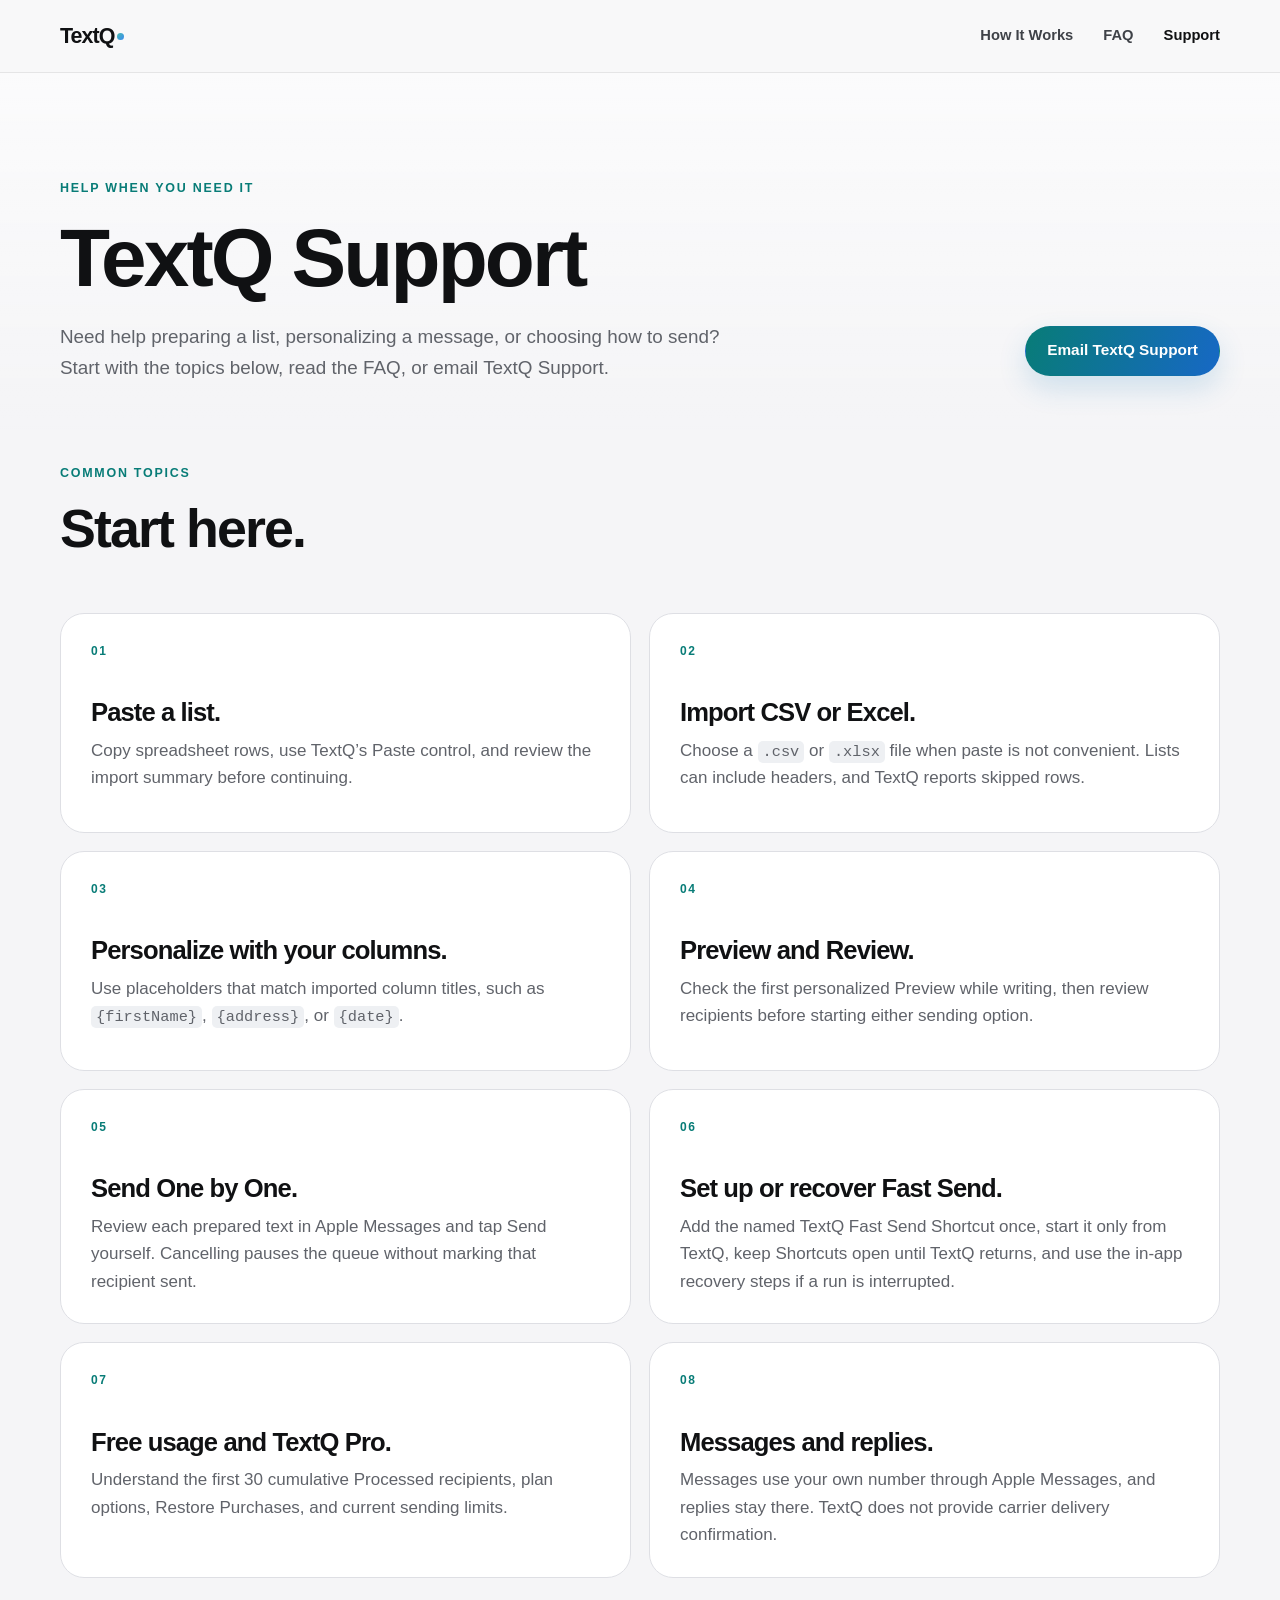
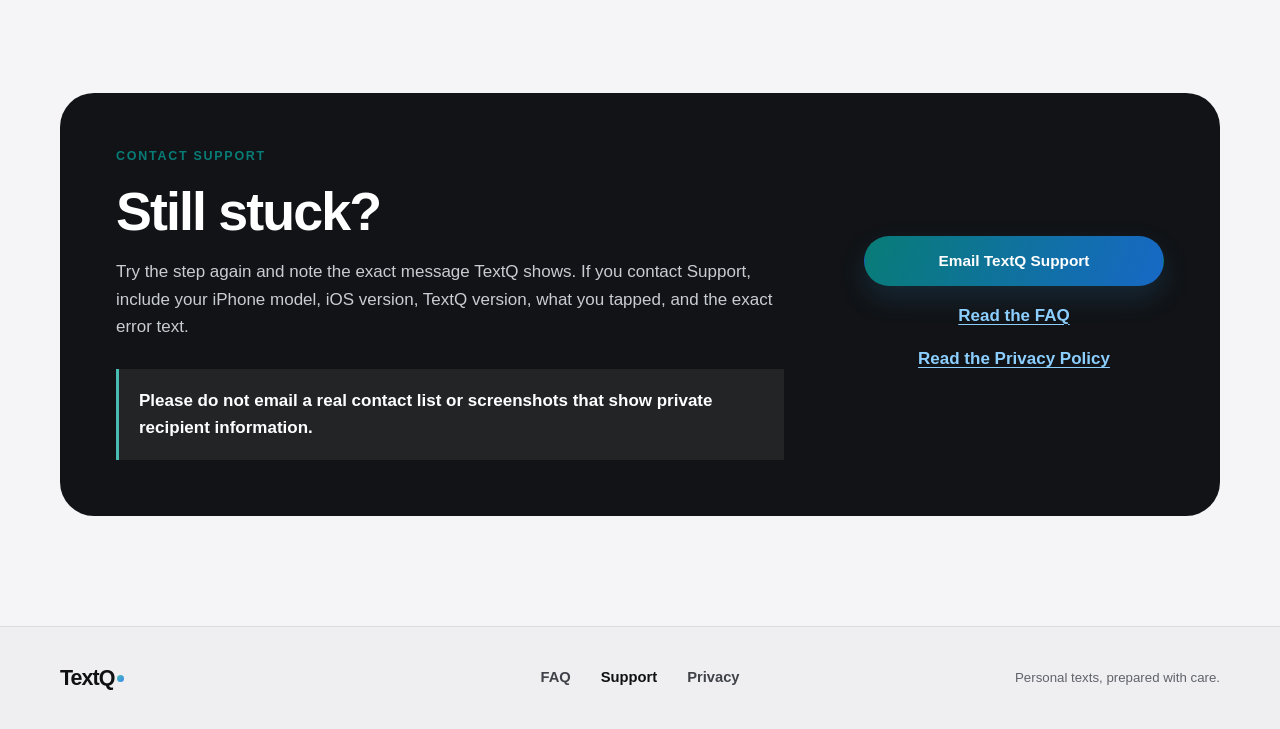
<file: support/index.html>
<!doctype html>
<html lang="en">
<head>
  <meta charset="utf-8">
  <meta name="viewport" content="width=device-width, initial-scale=1">
  <title>TextQ Support — Import, Review &amp; Fast Send Help</title>
  <meta name="description" content="Get help with spreadsheet paste, CSV and Excel import, placeholders, Review, One-by-One, Fast Send, free usage, and TextQ Pro.">
  <meta name="theme-color" content="#f5f5f7">
  <link rel="icon" href="../assets/images/favicon.png" type="image/png">
  <link rel="apple-touch-icon" href="../assets/images/apple-touch-icon.png">
  <link rel="stylesheet" href="../assets/css/site.css">
</head>
<body>
  <a class="skip-link" href="#main-content">Skip to content</a>
  <header class="site-header">
    <div class="nav-shell">
      <a class="wordmark" href="../" aria-label="TextQ home">TextQ</a>
      <nav class="desktop-nav" aria-label="Primary navigation">
        <a href="../#how-it-works">How It Works</a>
        <a href="../faq/">FAQ</a>
        <a href="./" aria-current="page">Support</a>
      </nav>
      <details class="mobile-nav">
        <summary aria-label="Open navigation menu">Menu</summary>
        <nav aria-label="Mobile navigation">
          <a href="../#how-it-works">How It Works</a>
          <a href="../faq/">FAQ</a>
          <a href="./" aria-current="page">Support</a>
        </nav>
      </details>
    </div>
  </header>

  <main id="main-content">
    <section class="page-hero section-shell support-hero">
      <div>
        <p class="eyebrow">Help when you need it</p>
        <h1>TextQ Support</h1>
        <p>Need help preparing a list, personalizing a message, or choosing how to send? Start with the topics below, read the FAQ, or email TextQ Support.</p>
      </div>
      <a class="button button-primary" href="mailto:textq.support@gmail.com">Email TextQ Support</a>
    </section>

    <section class="support-topics section-shell" aria-labelledby="topics-title">
      <div class="section-heading">
        <p class="eyebrow">Common topics</p>
        <h2 id="topics-title">Start here.</h2>
      </div>
      <div class="topic-grid">
        <article id="paste"><span>01</span><h3>Paste a list.</h3><p>Copy spreadsheet rows, use TextQ’s Paste control, and review the import summary before continuing.</p></article>
        <article id="files"><span>02</span><h3>Import CSV or Excel.</h3><p>Choose a <code>.csv</code> or <code>.xlsx</code> file when paste is not convenient. Lists can include headers, and TextQ reports skipped rows.</p></article>
        <article id="fields"><span>03</span><h3>Personalize with your columns.</h3><p>Use placeholders that match imported column titles, such as <code>{firstName}</code>, <code>{address}</code>, or <code>{date}</code>.</p></article>
        <article id="review"><span>04</span><h3>Preview and Review.</h3><p>Check the first personalized Preview while writing, then review recipients before starting either sending option.</p></article>
        <article id="one-by-one"><span>05</span><h3>Send One by One.</h3><p>Review each prepared text in Apple Messages and tap Send yourself. Cancelling pauses the queue without marking that recipient sent.</p></article>
        <article id="fast-send"><span>06</span><h3>Set up or recover Fast Send.</h3><p>Add the named TextQ Fast Send Shortcut once, start it only from TextQ, keep Shortcuts open until TextQ returns, and use the in-app recovery steps if a run is interrupted.</p></article>
        <article id="free-pro"><span>07</span><h3>Free usage and TextQ Pro.</h3><p>Understand the first 30 cumulative Processed recipients, plan options, Restore Purchases, and current sending limits.</p></article>
        <article id="messages"><span>08</span><h3>Messages and replies.</h3><p>Messages use your own number through Apple Messages, and replies stay there. TextQ does not provide carrier delivery confirmation.</p></article>
      </div>
    </section>

    <section class="support-contact section-shell" aria-labelledby="stuck-title">
      <div>
        <p class="eyebrow">Contact Support</p>
        <h2 id="stuck-title">Still stuck?</h2>
        <p>Try the step again and note the exact message TextQ shows. If you contact Support, include your iPhone model, iOS version, TextQ version, what you tapped, and the exact error text.</p>
        <p class="privacy-warning"><strong>Please do not email a real contact list or screenshots that show private recipient information.</strong></p>
      </div>
      <div class="contact-actions">
        <a class="button button-primary" href="mailto:textq.support@gmail.com">Email TextQ Support</a>
        <a class="text-link" href="../faq/">Read the FAQ</a>
        <a class="text-link" href="../privacy/">Read the Privacy Policy</a>
      </div>
    </section>
  </main>

  <footer class="site-footer">
    <div class="footer-shell">
      <a class="wordmark" href="../">TextQ</a>
      <nav aria-label="Footer navigation">
        <a href="../faq/">FAQ</a>
        <a href="./" aria-current="page">Support</a>
        <a href="../privacy/">Privacy</a>
      </nav>
      <p>Personal texts, prepared with care.</p>
    </div>
  </footer>
</body>
</html>
</file>
<file: assets/css/site.css>
:root {
  color-scheme: light;
  --bg: #f5f5f7;
  --bg-warm: #f7f6f2;
  --surface: #ffffff;
  --ink: #101113;
  --muted: #60636a;
  --line: #dedfe4;
  --teal: #49bdb4;
  --teal-dark: #087c77;
  --blue: #3988ef;
  --blue-dark: #1768c5;
  --accent-soft: #e7f7f5;
  --shadow: 0 24px 70px rgba(25, 37, 52, 0.11);
  --shadow-soft: 0 12px 34px rgba(25, 37, 52, 0.07);
  --radius-xl: 34px;
  --radius-lg: 24px;
  --radius-md: 18px;
  --content: 1160px;
  --reading: 720px;
  font-family: -apple-system, BlinkMacSystemFont, "Segoe UI", sans-serif;
  font-synthesis: none;
}

* {
  box-sizing: border-box;
}

html {
  scroll-behavior: smooth;
  scroll-padding-top: 96px;
}

body {
  margin: 0;
  background: var(--bg);
  color: var(--ink);
  font-size: 17px;
  line-height: 1.62;
  -webkit-font-smoothing: antialiased;
}

body::before {
  content: "";
  position: fixed;
  inset: 0 0 auto;
  z-index: -1;
  height: 430px;
  background: linear-gradient(180deg, rgba(255,255,255,.76), rgba(245,245,247,0));
  pointer-events: none;
}

img {
  display: block;
  max-width: 100%;
  height: auto;
}

a {
  color: inherit;
  text-decoration-thickness: .08em;
  text-underline-offset: .18em;
}

a:hover {
  text-decoration-color: var(--teal-dark);
}

:focus-visible {
  outline: 3px solid var(--blue);
  outline-offset: 4px;
  border-radius: 6px;
}

.skip-link {
  position: fixed;
  z-index: 100;
  top: 12px;
  left: 12px;
  padding: 10px 14px;
  border-radius: 10px;
  background: var(--ink);
  color: #fff;
  transform: translateY(-150%);
  transition: transform .15s ease;
}

.skip-link:focus {
  transform: translateY(0);
}

h1,
h2,
h3,
p {
  margin-top: 0;
}

h1,
h2,
h3 {
  line-height: 1.08;
  letter-spacing: -.035em;
}

h1 {
  margin-bottom: 26px;
  font-size: clamp(3.15rem, 6.4vw, 5.9rem);
  max-width: 820px;
}

@media (min-width: 761px) {
  .hero h1 {
    font-size: clamp(3.15rem, 6.1vw, 5.6rem);
  }
}

h2 {
  margin-bottom: 22px;
  font-size: clamp(2.3rem, 4.2vw, 4rem);
  max-width: 790px;
}

h3 {
  margin-bottom: 10px;
  font-size: clamp(1.3rem, 2vw, 1.65rem);
}

.section-shell,
.nav-shell,
.footer-shell {
  width: min(calc(100% - 48px), var(--content));
  margin-inline: auto;
}

.site-header {
  position: sticky;
  z-index: 50;
  top: 0;
  border-bottom: 1px solid rgba(16, 17, 19, .08);
  background: rgba(247, 247, 248, .86);
  -webkit-backdrop-filter: saturate(150%) blur(18px);
  backdrop-filter: saturate(150%) blur(18px);
}

.nav-shell {
  display: flex;
  min-height: 72px;
  align-items: center;
  justify-content: space-between;
}

.wordmark {
  font-size: 1.34rem;
  font-weight: 780;
  letter-spacing: -.045em;
  text-decoration: none;
}

.wordmark::after {
  content: "";
  display: inline-block;
  width: 7px;
  height: 7px;
  margin-left: 3px;
  border-radius: 50%;
  background: linear-gradient(135deg, var(--teal), var(--blue));
  vertical-align: .12em;
}

.desktop-nav,
.footer-shell nav {
  display: flex;
  align-items: center;
  gap: 30px;
}

.desktop-nav a,
.footer-shell nav a {
  color: #3f4248;
  font-size: .92rem;
  font-weight: 650;
  text-decoration: none;
}

.desktop-nav a:hover,
.footer-shell nav a:hover,
.desktop-nav a[aria-current="page"],
.footer-shell nav a[aria-current="page"] {
  color: var(--ink);
}

.mobile-nav {
  display: none;
  position: relative;
}

.mobile-nav summary {
  cursor: pointer;
  list-style: none;
  padding: 10px 2px 10px 12px;
  font-size: .94rem;
  font-weight: 700;
}

.mobile-nav summary::-webkit-details-marker {
  display: none;
}

.mobile-nav nav {
  position: absolute;
  top: 48px;
  right: 0;
  display: grid;
  min-width: 190px;
  padding: 10px;
  border: 1px solid var(--line);
  border-radius: 16px;
  background: var(--surface);
  box-shadow: var(--shadow-soft);
}

.mobile-nav nav a {
  padding: 11px 12px;
  border-radius: 10px;
  font-weight: 650;
  text-decoration: none;
}

.mobile-nav nav a:hover {
  background: var(--bg);
}

.eyebrow {
  margin-bottom: 18px;
  color: var(--teal-dark);
  font-size: .78rem;
  font-weight: 800;
  letter-spacing: .14em;
  line-height: 1.2;
  text-transform: uppercase;
}

.hero {
  display: grid;
  grid-template-columns: minmax(0, 1.12fr) minmax(350px, .76fr);
  gap: clamp(40px, 5vw, 72px);
  min-height: 720px;
  padding-block: 56px 64px;
  align-items: center;
}

.hero-copy {
  padding-top: 10px;
}

.hero-lede {
  max-width: 650px;
  margin-bottom: 32px;
  color: var(--muted);
  font-size: clamp(1.16rem, 2vw, 1.42rem);
  line-height: 1.52;
}

.hero-actions {
  display: flex;
  flex-wrap: wrap;
  gap: 18px 24px;
  align-items: center;
}

.button {
  display: inline-flex;
  min-height: 50px;
  align-items: center;
  justify-content: center;
  padding: 13px 21px;
  border: 1px solid transparent;
  border-radius: 999px;
  font-size: .96rem;
  font-weight: 750;
  line-height: 1.2;
  text-decoration: none;
}

.button-primary {
  background: linear-gradient(110deg, var(--teal-dark), var(--blue-dark));
  color: #fff;
  box-shadow: 0 12px 28px rgba(42, 132, 192, .19);
}

.button-primary:hover {
  filter: saturate(112%) brightness(.98);
}

.button-secondary {
  border-color: #c7c9d0;
  background: var(--surface);
  color: var(--ink);
}

.button-light {
  background: #fff;
  color: #17202d;
}

.status-text,
.final-actions p {
  margin: 0;
  color: var(--muted);
  font-size: .94rem;
}

.hero-trust {
  display: flex;
  flex-wrap: wrap;
  gap: 6px 0;
  margin: 12px 0 0;
  padding: 0;
  color: var(--muted);
  font-size: .82rem;
  font-weight: 680;
  list-style: none;
}

.hero-trust li + li::before {
  content: "·";
  margin-inline: 8px;
  color: var(--teal-dark);
}

.product-shot {
  margin: 0;
}

.product-shot img {
  width: 100%;
  border-radius: var(--radius-xl);
  background: #f2f2f7;
  box-shadow: var(--shadow);
}

.hero-visual {
  width: min(100%, 390px);
  justify-self: end;
  transform: rotate(0deg);
}

.pain-section {
  padding-block: 64px;
  background: #111316;
  color: #fff;
}

.pain-layout {
  display: grid;
  grid-template-columns: .86fr 1.14fr;
  gap: 60px;
  align-items: center;
}

.pain-layout h2 {
  max-width: 520px;
  margin-bottom: 0;
  font-size: clamp(2.15rem, 3.2vw, 3rem);
}

.pain-copy {
  max-width: 640px;
  padding-top: 0;
  color: #d4d6da;
  font-size: 1.05rem;
}

.section-number {
  margin-bottom: 18px;
  color: var(--teal);
  font-size: .8rem;
  font-weight: 800;
  letter-spacing: .15em;
}

.example-line {
  margin: 20px 0 0;
  color: #fff;
  font-size: .92rem;
  font-weight: 700;
}

.positioning-section {
  padding-block: 88px;
  border-bottom: 1px solid var(--line);
}

.positioning-layout {
  display: grid;
  grid-template-columns: .95fr 1.05fr;
  gap: 80px;
  align-items: end;
}

.positioning-layout h2,
.positioning-layout p {
  margin: 0;
}

.positioning-layout p {
  max-width: 620px;
  color: var(--muted);
  font-size: 1.15rem;
  line-height: 1.65;
}

.how-section {
  padding-block: 128px;
}

.section-heading {
  max-width: 800px;
  margin-bottom: 56px;
}

.section-heading > p:last-child {
  max-width: 680px;
  margin-bottom: 0;
  color: var(--muted);
  font-size: 1.12rem;
}

.how-layout {
  display: grid;
  grid-template-columns: minmax(0, 1.15fr) minmax(280px, .62fr);
  gap: 70px;
  align-items: center;
}

.steps-list {
  display: grid;
  gap: 0;
  margin: 0;
  padding: 0;
  list-style: none;
}

.steps-list li {
  position: relative;
  display: grid;
  grid-template-columns: 48px 1fr;
  gap: 22px;
  padding: 0 0 30px;
}

.steps-list li:not(:last-child)::after {
  content: "";
  position: absolute;
  top: 48px;
  bottom: 0;
  left: 23px;
  width: 1px;
  background: #c9d8dd;
}

.step-index {
  display: grid;
  width: 48px;
  height: 48px;
  place-items: center;
  border: 1px solid #acd9d6;
  border-radius: 50%;
  background: var(--accent-soft);
  color: var(--teal-dark);
  font-size: .91rem;
  font-weight: 800;
}

.steps-list p {
  max-width: 560px;
  margin: 0;
  color: var(--muted);
}

.compact-shot {
  width: min(100%, 330px);
  justify-self: center;
}

.sending-section {
  padding-block: 64px;
  background: var(--bg-warm);
}

.centered-heading {
  margin-inline: auto;
  text-align: center;
}

.centered-heading h2,
.centered-heading p {
  margin-inline: auto;
}

.sending-grid {
  display: grid;
  grid-template-columns: 1fr 1fr;
  gap: 28px;
}

.send-choice {
  display: block;
  overflow: hidden;
  padding: 28px;
  border: 1px solid rgba(16,17,19,.08);
  border-radius: var(--radius-xl);
  background: var(--surface);
  box-shadow: var(--shadow-soft);
}

.primary-choice {
  border-color: #bae4df;
}

.choice-label {
  display: inline-flex;
  margin-bottom: 44px;
  padding: 6px 10px;
  border-radius: 999px;
  background: var(--accent-soft);
  color: var(--teal-dark);
  font-size: .72rem;
  font-weight: 800;
  letter-spacing: .08em;
  text-transform: uppercase;
}

.choice-copy p {
  margin: 0;
  color: var(--muted);
}

.send-shot {
  width: 100%;
  align-self: end;
}

.send-shot img {
  border-radius: 24px 24px 0 0;
  box-shadow: 0 18px 44px rgba(25,37,52,.12);
}

.reassurance {
  max-width: 860px;
  margin: 42px auto 0;
  color: #4d535a;
  text-align: center;
}

.control-name,
code {
  font-family: ui-monospace, SFMono-Regular, Menlo, Consolas, monospace;
  font-size: .9em;
}

code {
  padding: .12em .33em;
  border-radius: 5px;
  background: #eef0f3;
}

.privacy-section {
  display: grid;
  grid-template-columns: minmax(0, .85fr) minmax(0, 1.15fr);
  gap: 56px;
  padding-block: 128px;
  align-items: center;
}

.privacy-copy h2 {
  max-width: 560px;
  margin-bottom: 0;
}

.privacy-copy {
  min-width: 0;
}

.trust-list {
  display: grid;
  gap: 14px;
  max-width: 640px;
  margin: 34px 0 0;
  padding: 0;
  list-style: none;
}

.trust-list li {
  position: relative;
  padding: 15px 18px 15px 52px;
  border: 1px solid #e2e4e8;
  border-radius: 15px;
  background: var(--surface);
  font-weight: 680;
}

.trust-list li::before {
  content: "✓";
  position: absolute;
  top: 50%;
  left: 18px;
  display: grid;
  width: 22px;
  height: 22px;
  place-items: center;
  border-radius: 50%;
  background: var(--accent-soft);
  color: var(--teal-dark);
  font-size: .76rem;
  transform: translateY(-50%);
}

.text-link {
  color: var(--blue-dark);
  font-weight: 720;
}

.privacy-visual {
  width: min(100%, 610px);
  margin: 0;
  justify-self: center;
}

.privacy-art {
  padding: 24px;
  border: 1px solid #e1e4e8;
  border-radius: var(--radius-xl);
  background: linear-gradient(145deg, #fff 0%, #f7fafb 100%);
  box-shadow: var(--shadow);
}

.privacy-art-intro {
  display: grid;
  grid-template-columns: 64px minmax(0, 1fr);
  gap: 14px;
  margin-bottom: 18px;
  align-items: center;
}

.privacy-mark {
  position: relative;
  display: block;
  width: 64px;
  height: 64px;
  overflow: visible;
}

.privacy-mark img {
  position: absolute;
  top: -10px;
  left: -17px;
  width: 98px;
  max-width: none;
  filter: drop-shadow(0 9px 13px rgba(25, 37, 52, .1));
}

.privacy-art-title,
.privacy-art-subtitle,
.privacy-panel-title,
.privacy-panel-item p {
  margin: 0;
}

.privacy-art-title {
  color: var(--ink);
  font-size: clamp(1.08rem, 1.7vw, 1.34rem);
  font-weight: 780;
  letter-spacing: -.025em;
  line-height: 1.18;
}

.privacy-art-subtitle {
  margin-top: 7px;
  color: var(--muted);
  font-size: .93rem;
  line-height: 1.45;
}

.privacy-panel {
  overflow: hidden;
  border: 1px solid #e2e4e8;
  border-radius: var(--radius-lg);
  background: rgba(255, 255, 255, .94);
  box-shadow: var(--shadow-soft);
}

.privacy-panel-title {
  padding: 15px 22px;
  border-bottom: 1px solid #e6e7ea;
  color: var(--ink);
  font-size: .94rem;
  font-weight: 760;
  text-align: center;
}

.privacy-panel-item {
  padding: 16px 20px;
}

.privacy-panel-item + .privacy-panel-item {
  border-top: 1px solid #e6e7ea;
}

.privacy-panel-item h3 {
  margin-bottom: 6px;
  color: var(--ink);
  font-size: 1.02rem;
  letter-spacing: -.02em;
  line-height: 1.25;
}

.privacy-panel-item p {
  color: var(--muted);
  font-size: .89rem;
  line-height: 1.5;
}

.pricing-section {
  padding-block: 72px;
  background: #111316;
  color: #fff;
}

.pricing-layout {
  display: grid;
  grid-template-columns: 1.05fr .95fr;
  gap: 80px;
  align-items: center;
}

.pricing-intro > p:last-child {
  max-width: 620px;
  color: #c9ccd1;
}

.pricing-card {
  padding: 36px;
  border: 1px solid rgba(255,255,255,.16);
  border-radius: var(--radius-lg);
  background: linear-gradient(145deg, rgba(255,255,255,.1), rgba(255,255,255,.055));
}

.pricing-card p {
  color: #c9ccd1;
}

.pricing-card .plan-kicker {
  margin-bottom: 10px;
  color: #74ded5;
  font-size: .78rem;
  font-weight: 780;
  letter-spacing: .1em;
  text-transform: uppercase;
}

.pricing-card h3 {
  font-size: 2rem;
}

.price {
  display: flex;
  flex-wrap: wrap;
  gap: 0 5px;
  align-items: baseline;
  margin: 28px 0 0;
}

.price span {
  color: #fff;
  font-size: 1.65rem;
  font-weight: 780;
  letter-spacing: -.035em;
}

.price em {
  margin-inline: 8px;
  color: #969ba3;
  font-size: .85rem;
  font-style: normal;
}

.pricing-prelaunch-cta {
  margin-top: 28px;
  border-color: rgba(255,255,255,.2);
  background: linear-gradient(110deg, var(--teal-dark), var(--blue-dark));
  color: #fff;
  box-shadow: none;
  cursor: default;
  pointer-events: none;
  user-select: none;
}

.final-cta {
  display: grid;
  grid-template-columns: 1fr auto;
  gap: 50px;
  margin-top: 64px;
  margin-bottom: 72px;
  padding: 58px 62px;
  border-radius: var(--radius-xl);
  background: linear-gradient(125deg, var(--teal-dark), var(--blue-dark));
  color: #fff;
  box-shadow: 0 26px 68px rgba(35,123,184,.24);
}

.final-cta h2 {
  margin-bottom: 14px;
}

.final-cta > div:first-child p:last-child {
  max-width: 640px;
  margin-bottom: 0;
  color: rgba(255,255,255,.9);
}

.final-cta .eyebrow {
  color: #fff;
}

.final-actions {
  display: grid;
  gap: 13px;
  min-width: 210px;
  place-content: center;
  text-align: center;
}

.final-actions p {
  color: rgba(255,255,255,.82);
}

.site-footer {
  padding-block: 34px;
  border-top: 1px solid rgba(16,17,19,.08);
  background: #efeff2;
}

.footer-shell {
  display: grid;
  grid-template-columns: 1fr auto 1fr;
  align-items: center;
  gap: 26px;
}

.footer-shell > p {
  margin: 0;
  color: var(--muted);
  font-size: .83rem;
  text-align: right;
}

/* Homepage transformation and compact review visual */

.transformation {
  width: min(100%, 420px);
  margin: 0;
  padding: 18px;
  border: 1px solid #e1e4e8;
  border-radius: var(--radius-xl);
  background: #f2f2f7;
  box-shadow: var(--shadow);
  font-size: .88rem;
  line-height: 1.4;
}

.transformation h3 {
  margin-bottom: 10px;
  font-size: 1rem;
  letter-spacing: -.025em;
  line-height: 1.25;
}

.transform-input,
.transform-results {
  padding: 16px;
  border-radius: 20px;
  background: var(--surface);
}

.transform-input table {
  width: 100%;
  border-collapse: collapse;
  text-align: left;
  font-size: .81rem;
}

.transform-input th {
  color: var(--muted);
  font-weight: 600;
}

.transform-input th,
.transform-input td {
  padding: 3px 6px;
  border-bottom: 1px solid #eff0f3;
}

.transform-input tr:last-child td {
  border-bottom: 0;
}

.transform-template {
  padding: 16px 12px;
  color: var(--muted);
  font-size: .81rem;
}

.transform-template h3 {
  display: flex;
  justify-content: space-between;
  color: var(--ink);
}

.transform-template h3 span {
  color: var(--teal-dark);
}

.transform-template p,
.message-preview p {
  margin: 0;
}

.sheet-field {
  color: var(--teal-dark);
  font-weight: 650;
}

.transform-results h3 {
  display: flex;
  align-items: baseline;
  justify-content: space-between;
  gap: 10px;
  margin-bottom: 14px;
}

.transform-results h3 span {
  color: var(--teal-dark);
  font-size: .73rem;
  font-weight: 650;
  letter-spacing: 0;
}

.message-preview {
  padding: 13px 14px;
  border: 1px solid #e6e7ec;
  border-radius: 16px;
  font-size: .94rem;
  line-height: 1.42;
}

.message-preview + .message-preview {
  margin-top: 10px;
}

.message-preview .preview-recipient {
  display: flex;
  justify-content: space-between;
  margin-bottom: 8px;
  font-weight: 750;
}

.preview-recipient span {
  color: var(--muted);
  font-size: .72rem;
  font-weight: 500;
}

.message-preview strong {
  font-weight: 650;
}

.how-section,
.privacy-section {
  padding-block: 72px;
}

.how-section .section-heading {
  margin-bottom: 36px;
}

.steps-list li:last-child {
  padding-bottom: 0;
}

.review-visual {
  aspect-ratio: 660 / 710;
  overflow: hidden;
  border-radius: var(--radius-xl);
  box-shadow: var(--shadow);
}

.review-visual img {
  width: 100%;
  height: 100%;
  object-fit: cover;
  object-position: center 48%;
  border-radius: 0;
  box-shadow: none;
}

.sending-section .section-heading {
  margin-bottom: 32px;
}

/* Interior pages */
.page-hero {
  padding-block: 108px 82px;
}

.page-hero h1 {
  margin-bottom: 20px;
}

.page-hero > p:last-child,
.page-hero > div > p:last-child {
  max-width: 700px;
  margin-bottom: 0;
  color: var(--muted);
  font-size: 1.18rem;
}

.faq-page {
  display: grid;
  gap: 100px;
  padding-bottom: 110px;
}

.faq-group {
  display: grid;
  grid-template-columns: 270px 1fr;
  gap: 70px;
  align-items: start;
}

.faq-group-heading {
  position: sticky;
  top: 110px;
}

.faq-group-heading h2 {
  font-size: 2.1rem;
}

.faq-list {
  border-top: 1px solid #cfd1d6;
}

.faq-list details {
  border-bottom: 1px solid #cfd1d6;
  scroll-margin-top: 110px;
}

.faq-list summary {
  position: relative;
  cursor: pointer;
  list-style: none;
  padding: 25px 54px 25px 0;
  font-size: 1.12rem;
  font-weight: 720;
  line-height: 1.35;
}

.faq-list summary::-webkit-details-marker {
  display: none;
}

.faq-list summary::after {
  content: "+";
  position: absolute;
  top: 50%;
  right: 8px;
  width: 28px;
  color: var(--teal-dark);
  font-size: 1.7rem;
  font-weight: 400;
  line-height: 1;
  text-align: center;
  transform: translateY(-50%);
}

.faq-list details[open] summary::after {
  content: "−";
}

.faq-list details:target summary {
  color: var(--blue-dark);
}

.details-answer {
  max-width: 720px;
  padding: 0 58px 26px 0;
  color: var(--muted);
}

.details-answer p {
  margin-bottom: 0;
}

.compact-cta {
  display: flex;
  gap: 40px;
  margin-bottom: 110px;
  padding: 42px 46px;
  border-radius: var(--radius-lg);
  background: var(--surface);
  box-shadow: var(--shadow-soft);
  align-items: center;
  justify-content: space-between;
}

.compact-cta h2 {
  margin-bottom: 10px;
  font-size: 2rem;
}

.compact-cta p {
  margin-bottom: 0;
  color: var(--muted);
}

.support-hero {
  display: flex;
  gap: 50px;
  align-items: end;
  justify-content: space-between;
}

.support-hero .button {
  flex: 0 0 auto;
  margin-bottom: 8px;
}

.support-topics {
  padding-bottom: 115px;
}

.topic-grid {
  display: grid;
  grid-template-columns: repeat(2, 1fr);
  gap: 18px;
}

.topic-grid article {
  min-height: 220px;
  padding: 28px 30px;
  border: 1px solid var(--line);
  border-radius: var(--radius-lg);
  background: var(--surface);
}

.topic-grid article > span {
  display: block;
  margin-bottom: 38px;
  color: var(--teal-dark);
  font-size: .75rem;
  font-weight: 800;
  letter-spacing: .13em;
}

.topic-grid p {
  margin-bottom: 0;
  color: var(--muted);
}

.support-contact {
  display: grid;
  grid-template-columns: 1fr 300px;
  gap: 80px;
  margin-bottom: 110px;
  padding: 56px;
  border-radius: var(--radius-xl);
  background: #111316;
  color: #fff;
}

.support-contact h2 {
  margin-bottom: 18px;
}

.support-contact > div:first-child > p:not(.eyebrow):not(.privacy-warning) {
  color: #c9ccd1;
}

.privacy-warning {
  margin: 28px 0 0;
  padding: 18px 20px;
  border-left: 3px solid var(--teal);
  background: rgba(255,255,255,.07);
  color: #fff;
}

.contact-actions {
  display: grid;
  gap: 16px;
  place-content: center stretch;
}

.contact-actions .text-link {
  color: #8ccfff;
  text-align: center;
}

.privacy-page-hero {
  padding-block: 88px 28px;
}

.privacy-page-hero h1 {
  margin-bottom: 0;
  font-size: clamp(3rem, 4vw, 3.5rem);
  line-height: 1.08;
}

.policy-shell {
  max-width: 860px;
  padding-bottom: 104px;
}

.policy-placeholder {
  padding: 38px;
  border: 2px solid #d2a13b;
  border-radius: var(--radius-lg);
  background: #fff9e8;
}

.local-only-label {
  display: inline-flex;
  margin-bottom: 20px;
  padding: 5px 9px;
  border-radius: 999px;
  background: #2b2519;
  color: #fff;
  font-size: .72rem;
  font-weight: 800;
  letter-spacing: .08em;
  text-transform: uppercase;
}

.policy-placeholder h2 {
  margin-bottom: 14px;
  font-size: 2rem;
}

.policy-placeholder p:last-child {
  margin-bottom: 0;
}

.policy-body-frame {
  margin: 24px 0 30px;
  padding: 34px;
  border: 1px solid var(--line);
  border-radius: var(--radius-lg);
  background: var(--surface);
}

.policy-effective-date {
  margin: 32px 0 0;
  padding-top: 22px;
  border-top: 1px solid var(--line);
  color: var(--muted);
  font-size: .85rem;
}

.policy-effective-date strong {
  color: var(--ink);
}

.policy-body-frame > .policy-intro {
  margin-bottom: 34px;
}

.policy-body-frame > section + section {
  margin-top: 38px;
  padding-top: 32px;
  border-top: 1px solid var(--line);
}

.policy-body-frame section h2 {
  max-width: none;
  margin-bottom: 16px;
  font-size: clamp(1.75rem, 2.2vw, 2rem);
  line-height: 1.2;
  letter-spacing: -.02em;
}

.policy-body-frame section > :last-child {
  margin-bottom: 0;
}

.policy-body-frame span {
  height: 11px;
  border-radius: 999px;
  background: #e9eaed;
}

.policy-body-frame span:nth-child(2) { width: 88%; }
.policy-body-frame span:nth-child(3) { width: 94%; }
.policy-body-frame span:nth-child(4) { width: 72%; }
.policy-body-frame span:nth-child(5) { width: 84%; }

.policy-support {
  margin-bottom: 0;
}

@media (max-width: 980px) {
  .hero {
    grid-template-columns: 1fr minmax(260px, .55fr);
    gap: 42px;
  }

  .send-choice {
    grid-template-columns: 1fr;
  }

  .choice-label {
    margin-bottom: 22px;
  }

  .send-shot {
    width: min(100%, 260px);
    justify-self: center;
  }

  .faq-group {
    grid-template-columns: 220px 1fr;
    gap: 42px;
  }
}

@media (max-width: 760px) {
  body {
    font-size: 16px;
  }

  .section-shell,
  .nav-shell,
  .footer-shell {
    width: min(calc(100% - 32px), var(--content));
  }

  .desktop-nav {
    display: none;
  }

  .mobile-nav {
    display: block;
  }

  .nav-shell {
    min-height: 64px;
  }

  h1 {
    font-size: clamp(2.75rem, 13vw, 4.2rem);
  }

  h2 {
    font-size: clamp(2.15rem, 10vw, 3.1rem);
  }

  .hero {
    grid-template-columns: minmax(0, 1fr);
    gap: 24px;
    min-height: 0;
    padding-block: 32px 48px;
  }

  .hero-copy {
    padding: 0;
  }

  .hero-lede {
    font-size: 1.08rem;
    margin-bottom: 24px;
  }

  .hero-actions {
    display: grid;
    gap: 13px;
    justify-items: start;
  }

  .hero-visual {
    width: min(78vw, 315px);
    justify-self: center;
    transform: none;
  }

  .pain-section,
  .positioning-section,
  .how-section,
  .sending-section,
  .privacy-section,
  .pricing-section {
    padding-block: 84px;
  }

  .pain-layout,
  .positioning-layout,
  .how-layout,
  .privacy-section,
  .pricing-layout {
    grid-template-columns: 1fr;
    gap: 44px;
  }

  .privacy-section {
    grid-template-columns: minmax(0, 1fr);
  }

  .pain-copy {
    padding-top: 0;
  }

  .section-heading {
    margin-bottom: 40px;
  }

  .compact-shot,
  .privacy-visual {
    width: min(100%, 560px);
  }

  .sending-grid,
  .topic-grid {
    grid-template-columns: 1fr;
  }

  .send-choice {
    padding: 24px;
  }

  .send-shot {
    width: min(72vw, 280px);
  }

  .privacy-copy {
    order: 1;
  }

  .privacy-visual {
    order: 2;
  }

  .privacy-art {
    padding: 18px;
  }

  .pricing-layout {
    gap: 40px;
  }

  .final-cta {
    grid-template-columns: 1fr;
    gap: 34px;
    margin-top: 48px;
    margin-bottom: 48px;
    padding: 42px 28px;
  }

  .final-actions {
    justify-items: start;
    text-align: left;
  }

  .footer-shell {
    grid-template-columns: 1fr;
    justify-items: start;
  }

  .footer-shell nav {
    flex-wrap: wrap;
    gap: 20px;
  }

  .footer-shell > p {
    text-align: left;
  }

  .page-hero {
    padding-block: 76px 60px;
  }

  .faq-page {
    gap: 76px;
    padding-bottom: 84px;
  }

  .faq-group {
    grid-template-columns: 1fr;
    gap: 22px;
  }

  .faq-group-heading {
    position: static;
  }

  .faq-group-heading h2 {
    font-size: 1.85rem;
  }

  .faq-list summary {
    padding-block: 22px;
    font-size: 1.04rem;
  }

  .details-answer {
    padding-right: 38px;
  }

  .compact-cta,
  .support-hero {
    display: grid;
    align-items: start;
  }

  .compact-cta {
    margin-bottom: 84px;
    padding: 34px 28px;
  }

  .support-topics {
    padding-bottom: 84px;
  }

  .topic-grid article {
    min-height: 0;
  }

  .topic-grid article > span {
    margin-bottom: 24px;
  }

  .support-contact {
    grid-template-columns: 1fr;
    gap: 42px;
    margin-bottom: 84px;
    padding: 38px 26px;
  }

  .contact-actions {
    justify-items: start;
  }

  .contact-actions .text-link {
    text-align: left;
  }

  .privacy-page-hero {
    padding-block: 56px 24px;
  }

  .privacy-page-hero h1 {
    font-size: clamp(2.25rem, 9vw, 2.625rem);
  }

  .policy-placeholder,
  .policy-body-frame {
    padding: 26px 22px;
  }

  .policy-body-frame > .policy-intro {
    margin-bottom: 30px;
  }

  .policy-body-frame > section + section {
    margin-top: 32px;
    padding-top: 26px;
  }

  .policy-body-frame section h2 {
    font-size: clamp(1.5rem, 6.5vw, 1.75rem);
    line-height: 1.24;
  }

  .hero h1 {
    margin-bottom: 18px;
  }

  .hero-visual.transformation {
    width: min(100%, 420px);
    padding: 12px;
    justify-self: center;
    border-radius: 26px;
  }

  .transform-input,
  .transform-results {
    padding: 12px;
  }

  .transform-template {
    padding: 12px 8px;
  }

  .transformation h3 {
    margin-bottom: 6px;
  }

  .message-preview {
    padding: 12px;
  }

  .pain-section,
  .how-section,
  .sending-section,
  .privacy-section,
  .pricing-section {
    padding-block: 48px;
  }

  .pain-layout,
  .how-layout,
  .privacy-section {
    grid-template-columns: minmax(0, 1fr);
    gap: 24px;
  }

  .how-section .section-heading,
  .sending-section .section-heading {
    margin-bottom: 28px;
  }

  .review-visual {
    width: min(100%, 330px);
  }

  .sending-grid {
    gap: 16px;
  }

  .privacy-panel-title {
    padding: 12px 16px;
  }

  .privacy-panel-item {
    padding: 14px 16px;
  }

  .privacy-art-intro {
    grid-template-columns: 56px minmax(0, 1fr);
    gap: 12px;
  }

  .privacy-mark {
    width: 56px;
    height: 56px;
  }

  .privacy-mark img {
    top: -9px;
    left: -15px;
    width: 86px;
  }
}

@media (max-width: 420px) {
  .section-shell,
  .nav-shell,
  .footer-shell {
    width: min(calc(100% - 28px), var(--content));
  }

  .hero-trust {
    display: grid;
    grid-template-columns: max-content max-content;
  }

  .hero-trust li:last-child {
    grid-column: 1 / -1;
  }

  .hero-trust li:last-child::before {
    content: none;
    margin: 0;
  }

  h1 {
    font-size: 2.82rem;
  }

  .button {
    width: 100%;
  }

  .hero-actions .status-text {
    width: 100%;
    text-align: center;
  }

  .hero-visual,
  .compact-shot,
  .send-shot {
    width: min(82vw, 300px);
  }

  .privacy-visual {
    width: min(100%, 520px);
  }

  .privacy-art-intro {
    grid-template-columns: 56px minmax(0, 1fr);
    gap: 14px;
  }

  .privacy-mark {
    width: 56px;
    height: 56px;
  }

  .privacy-mark img {
    top: -9px;
    left: -15px;
    width: 86px;
  }

  .steps-list li {
    grid-template-columns: 42px 1fr;
    gap: 16px;
  }

  .step-index {
    width: 42px;
    height: 42px;
  }

  .steps-list li:not(:last-child)::after {
    top: 42px;
    left: 20px;
  }

  .price {
    display: block;
  }

  .price em {
    display: block;
    margin: 8px 0;
  }

}

@media (prefers-reduced-motion: reduce) {
  html {
    scroll-behavior: auto;
  }

  *,
  *::before,
  *::after {
    scroll-behavior: auto !important;
    transition-duration: .01ms !important;
    animation-duration: .01ms !important;
    animation-iteration-count: 1 !important;
  }
}

@media (forced-colors: active) {
  .button,
  .trust-list li,
  .send-choice,
  .policy-placeholder {
    border: 1px solid ButtonText;
  }
}

@media (min-width: 761px) and (max-width: 980px) {
  .hero {
    grid-template-columns: minmax(0, 1fr) minmax(300px, .85fr);
    gap: 32px;
  }
}
/* On small screens, surface the prepared messages before their source fields. */
@media (max-width: 760px) {
  .transformation {
    display: flex;
    flex-direction: column;
  }

  .transform-results {
    order: -1;
    margin-bottom: 12px;
  }

  .transform-template h3 span {
    display: none;
  }
}
</file>
